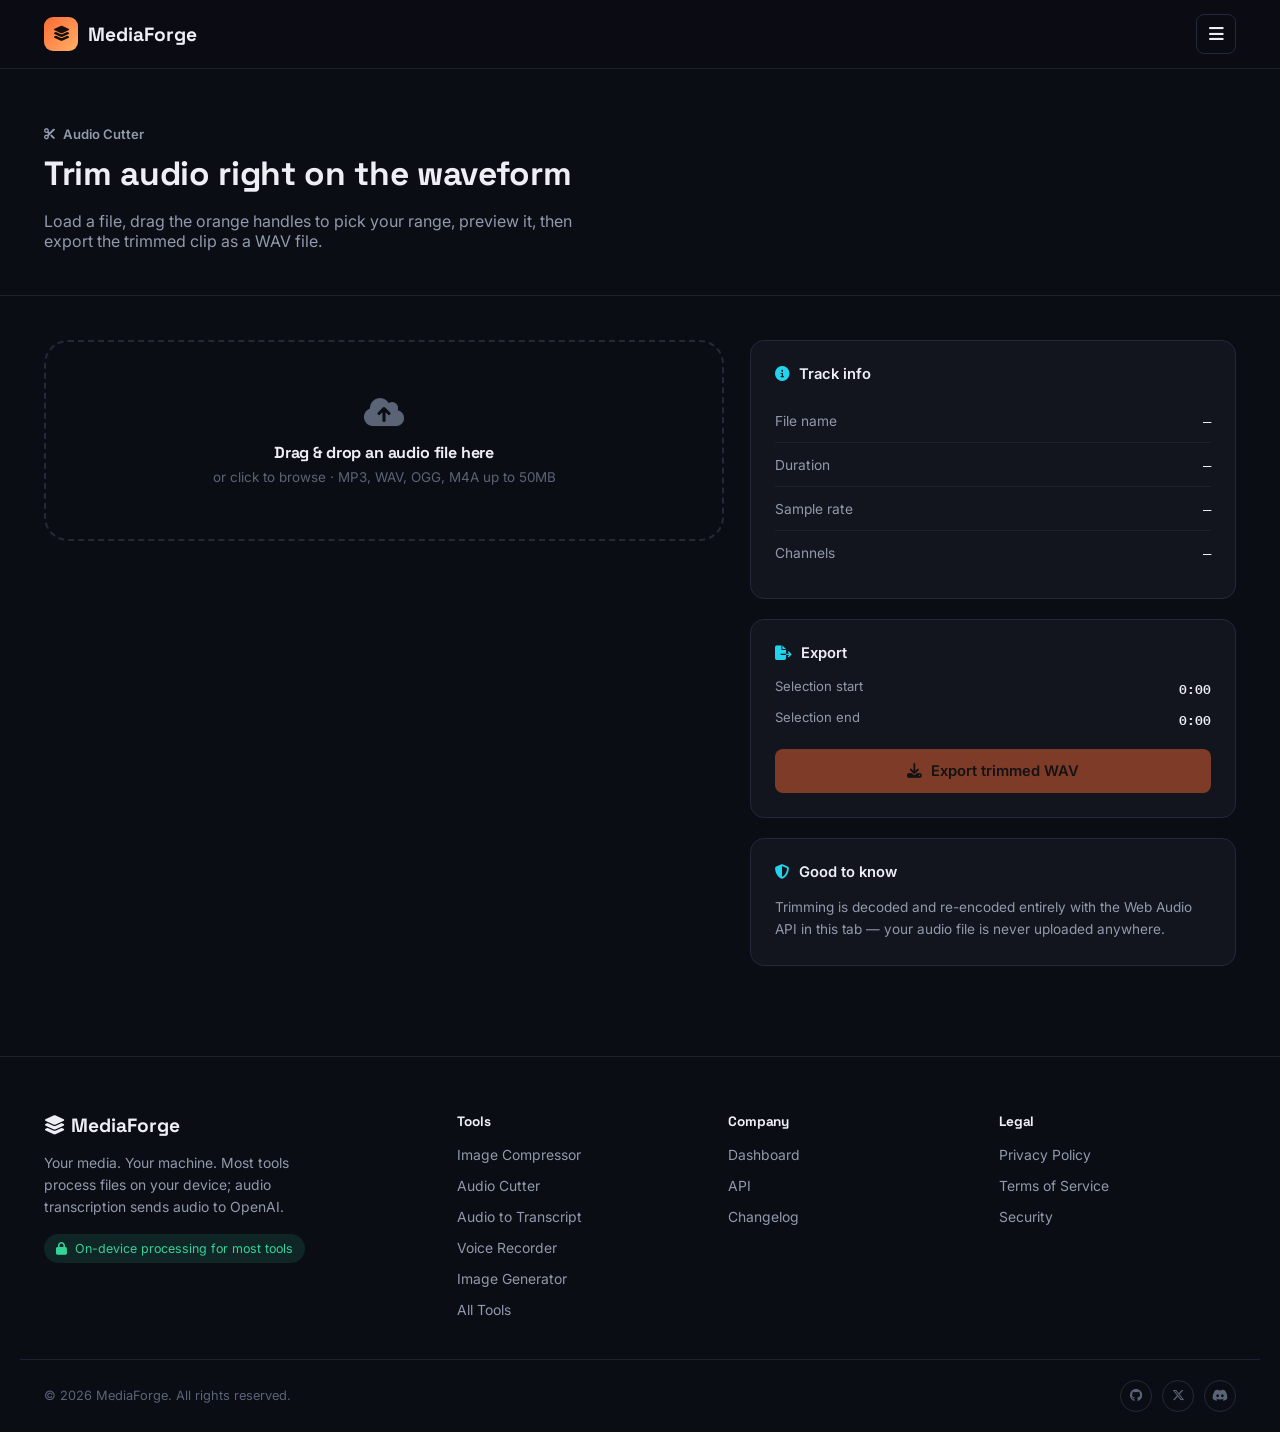
<file: audio-cutter.html>
<!DOCTYPE html>
<html lang="en">
<head>
<meta charset="UTF-8">
<meta name="viewport" content="width=device-width, initial-scale=1.0">
<title>Audio Cutter — MediaForge</title>
<meta name="description" content="Trim any audio file in your browser. Drag the waveform to select a range and export instantly — no uploads.">

<link rel="preconnect" href="https://fonts.googleapis.com">
<link rel="preconnect" href="https://fonts.gstatic.com" crossorigin>
<link href="https://fonts.googleapis.com/css2?family=Space+Grotesk:wght@500;600;700&family=Inter:wght@400;500;600;700&family=IBM+Plex+Mono:wght@500;600&display=swap" rel="stylesheet">
<link rel="stylesheet" href="https://cdnjs.cloudflare.com/ajax/libs/font-awesome/6.5.1/css/all.min.css">

<link rel="stylesheet" href="./style.css">
<link rel="stylesheet" href="./animations.css">
<link rel="stylesheet" href="./responsive.css">
</head>
<body>
<a class="skip-link" href="#mainContent">Skip to main content</a>

<header class="nav" id="siteNav">
  <div class="wrap nav-row">
    <a href="index.html" class="nav-brand">
      <span class="nav-mark"><i class="fa-solid fa-layer-group"></i></span>
      <span class="nav-word">MediaForge</span>
    </a>
    <nav class="nav-links d-desktop" aria-label="Primary">
      <a href="compressor.html">Image Compressor</a>
      <a href="audio-cutter.html">Audio Cutter</a>
      <a href="audio-transcript.html">Audio to Transcript</a>
      <a href="voice-recorder.html">Voice Recorder</a>
      <a href="image-generator.html">Image Generator</a>
      <a href="tools.html">Tools</a>
    </nav>
    <div class="nav-actions d-desktop">
      <a href="login.html" class="btn btn-ghost">Log in</a>
      <a href="register.html" class="btn btn-solid">Get Started</a>
    </div>
    <button class="nav-burger" id="navBurger" aria-label="Open menu" aria-expanded="false" aria-controls="mobileNav">
      <i class="fa-solid fa-bars"></i>
    </button>
  </div>
  <div class="mobile-nav" id="mobileNav" aria-hidden="true">
    <a href="compressor.html"><i class="fa-solid fa-file-zipper"></i> Image Compressor</a>
    <a href="audio-cutter.html"><i class="fa-solid fa-scissors"></i> Audio Cutter</a>
    <a href="audio-transcript.html"><i class="fa-solid fa-file-lines"></i> Audio to Transcript</a>
    <a href="voice-recorder.html"><i class="fa-solid fa-microphone"></i> Voice Recorder</a>
    <a href="image-generator.html"><i class="fa-solid fa-wand-magic-sparkles"></i> Image Generator</a>
    <a href="tools.html"><i class="fa-solid fa-toolbox"></i> Tools</a>
    <a href="dashboard.html"><i class="fa-solid fa-gauge"></i> Dashboard</a>
    <div class="mobile-nav-divider"></div>
    <a href="login.html">Log in</a>
    <a href="register.html" class="btn btn-solid mobile-cta">Get Started</a>
  </div>
</header>

<main id="mainContent">

  <section class="workspace-head">
    <div class="wrap">
      <p class="eyebrow"><i class="fa-solid fa-scissors"></i> Audio Cutter</p>
      <h1>Trim audio right on the waveform</h1>
      <p>Load a file, drag the orange handles to pick your range, preview it, then export the trimmed clip as a WAV file.</p>
    </div>
  </section>

  <section class="workspace">
    <div class="wrap workspace-grid">

      <!-- LEFT: dropzone + waveform -->
      <div>
        <div class="dropzone" id="dropzone" tabindex="0" role="button" aria-label="Upload an audio file to trim">
          <i class="fa-solid fa-cloud-arrow-up"></i>
          <h4>Drag &amp; drop an audio file here</h4>
          <p>or click to browse · MP3, WAV, OGG, M4A up to 50MB</p>
          <input type="file" id="fileInput" accept="audio/*">
        </div>

        <div id="waveformArea" class="d-none" style="margin-top:22px;">
          <div class="waveform-wrap" id="waveformWrap">
            <canvas id="waveCanvas"></canvas>
            <div class="trim-region" id="trimRegion"></div>
            <div class="trim-handle" id="handleStart" style="left:0;" tabindex="0" role="slider" aria-label="Trim start"></div>
            <div class="trim-handle" id="handleEnd" style="left:100%;" tabindex="0" role="slider" aria-label="Trim end"></div>
            <div class="playhead" id="playhead" style="left:0;"></div>
          </div>
          <div class="transport">
            <button class="transport-btn" id="playBtn" aria-label="Play selection"><i class="fa-solid fa-play"></i></button>
            <button class="transport-btn" id="playAllBtn" aria-label="Play full track"><i class="fa-solid fa-repeat"></i></button>
            <span class="time-label"><span id="selStart">0:00</span> – <span id="selEnd">0:00</span> · <span id="selDuration">0:00</span> selected</span>
          </div>
        </div>
      </div>

      <!-- RIGHT: info + export -->
      <div>
        <div class="card panel">
          <div class="panel-title"><i class="fa-solid fa-circle-info"></i> Track info</div>
          <div class="stat-row"><span class="stat-name">File name</span><span class="stat-num" id="statName">—</span></div>
          <div class="stat-row"><span class="stat-name">Duration</span><span class="stat-num" id="statDuration">—</span></div>
          <div class="stat-row"><span class="stat-name">Sample rate</span><span class="stat-num" id="statSampleRate">—</span></div>
          <div class="stat-row"><span class="stat-name">Channels</span><span class="stat-num" id="statChannels">—</span></div>
        </div>

        <div class="card panel">
          <div class="panel-title"><i class="fa-solid fa-file-export"></i> Export</div>
          <div class="field">
            <div class="field-label"><span>Selection start</span><b id="startTimeLabel">0:00</b></div>
            <div class="field-label"><span>Selection end</span><b id="endTimeLabel">0:00</b></div>
          </div>
          <button class="btn btn-solid btn-block" id="exportBtn" disabled>
            <i class="fa-solid fa-download"></i> Export trimmed WAV
          </button>
        </div>

        <div class="card panel">
          <div class="panel-title"><i class="fa-solid fa-shield-halved"></i> Good to know</div>
          <p style="color:var(--text-dim);font-size:0.85rem;line-height:1.6;margin:0;">Trimming is decoded and re-encoded entirely with the Web Audio API in this tab — your audio file is never uploaded anywhere.</p>
        </div>
      </div>

    </div>
  </section>

</main>

<footer class="site-footer">
  <div class="wrap footer-grid">
    <div class="footer-brand">
      <span class="nav-word"><i class="fa-solid fa-layer-group"></i> MediaForge</span>
      <p>Your media. Your machine. Most tools process files on your device; audio transcription sends audio to OpenAI.</p>
      <div class="footer-badge"><i class="fa-solid fa-lock"></i> On-device processing for most tools</div>
    </div>
    <div class="footer-col">
      <h6>Tools</h6>
      <ul>
        <li><a href="compressor.html">Image Compressor</a></li>
        <li><a href="audio-cutter.html">Audio Cutter</a></li>
        <li><a href="audio-transcript.html">Audio to Transcript</a></li>
        <li><a href="voice-recorder.html">Voice Recorder</a></li>
        <li><a href="image-generator.html">Image Generator</a></li>
        <li><a href="tools.html">All Tools</a></li>
      </ul>
    </div>
    <div class="footer-col">
      <h6>Company</h6>
      <ul>
        <li><a href="dashboard.html">Dashboard</a></li>
        <li><a href="#">API</a></li>
        <li><a href="#">Changelog</a></li>
      </ul>
    </div>
    <div class="footer-col">
      <h6>Legal</h6>
      <ul>
        <li><a href="#">Privacy Policy</a></li>
        <li><a href="#">Terms of Service</a></li>
        <li><a href="#">Security</a></li>
      </ul>
    </div>
  </div>
  <div class="footer-bottom wrap">
    <span>© 2026 MediaForge. All rights reserved.</span>
    <div class="footer-social">
      <a href="#" aria-label="GitHub"><i class="fa-brands fa-github"></i></a>
      <a href="#" aria-label="X"><i class="fa-brands fa-x-twitter"></i></a>
      <a href="#" aria-label="Discord"><i class="fa-brands fa-discord"></i></a>
    </div>
  </div>
</footer>

<script src="main.js"></script>
<script src="audio-cutter.js"></script>
</body>
</html>
</file>
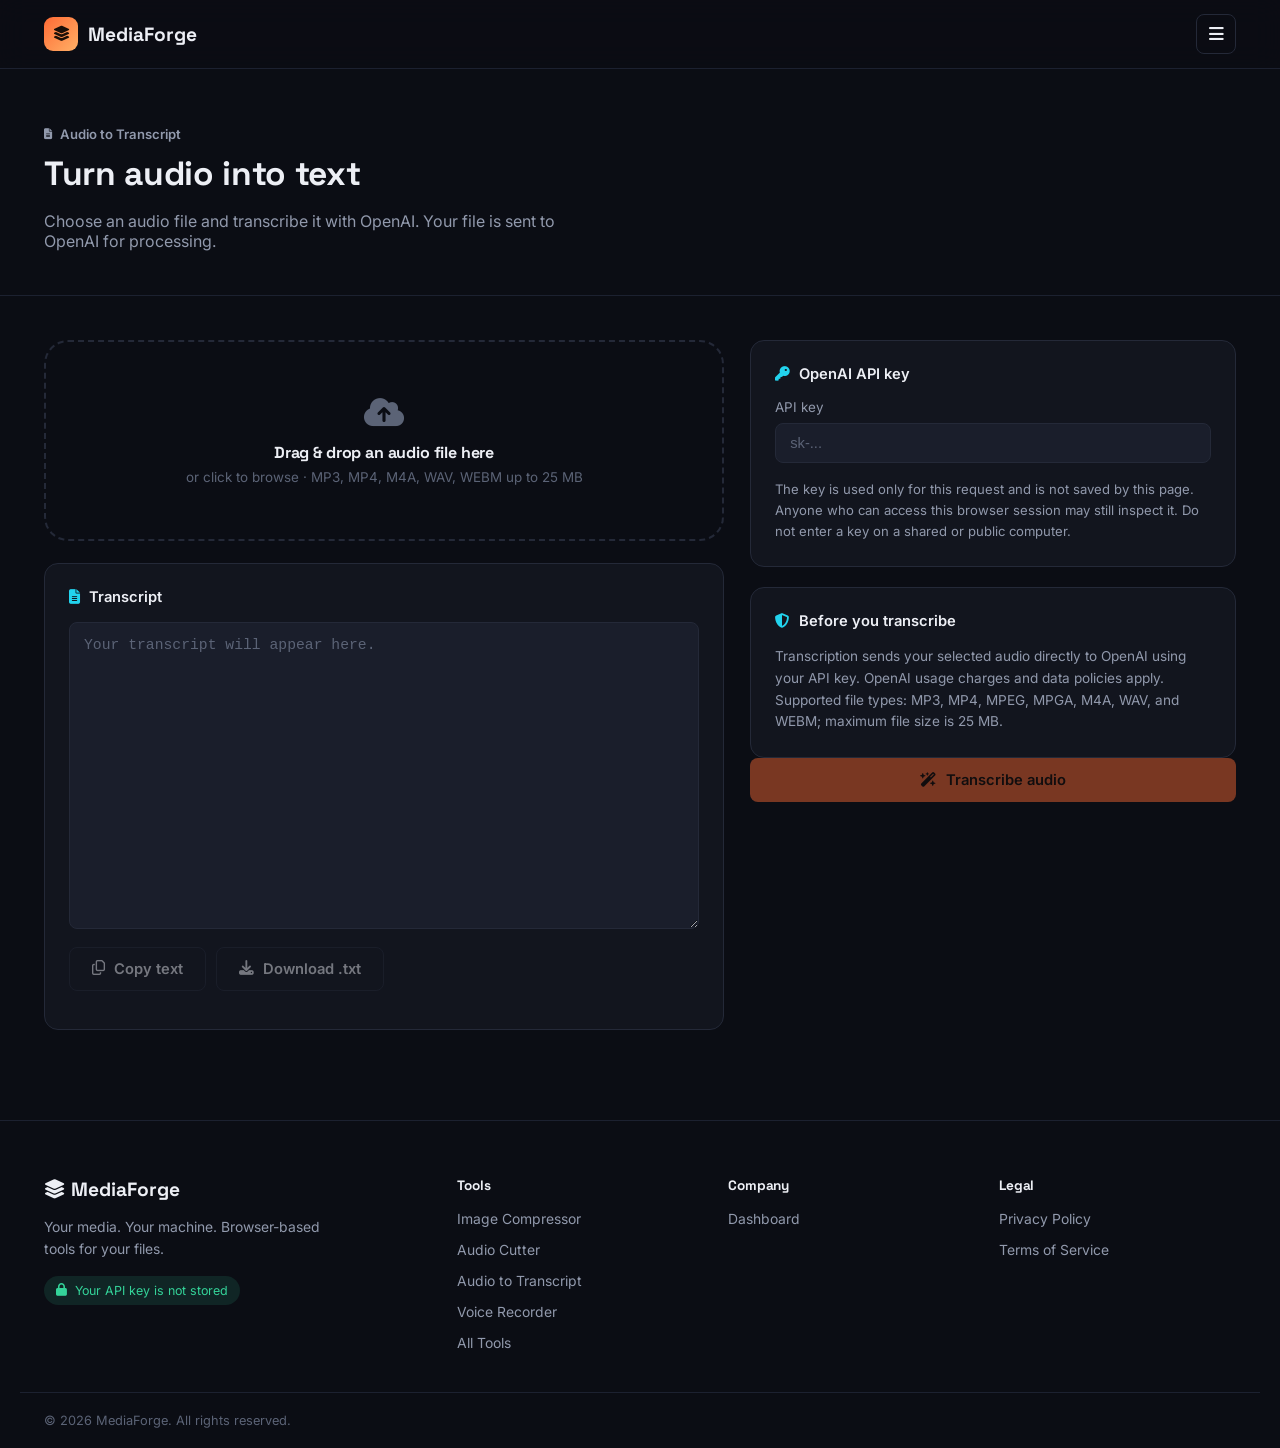
<file: audio-transcript.html>
<!DOCTYPE html>
<html lang="en">
<head>
<meta charset="UTF-8">
<meta name="viewport" content="width=device-width, initial-scale=1.0">
<title>Audio to Transcript — MediaForge</title>
<meta name="description" content="Transcribe an audio file with OpenAI and copy or download the text.">

<link rel="preconnect" href="https://fonts.googleapis.com">
<link rel="preconnect" href="https://fonts.gstatic.com" crossorigin>
<link href="https://fonts.googleapis.com/css2?family=Space+Grotesk:wght@500;600;700&family=Inter:wght@400;500;600;700&family=IBM+Plex+Mono:wght@500;600&display=swap" rel="stylesheet">
<link rel="stylesheet" href="https://cdnjs.cloudflare.com/ajax/libs/font-awesome/6.5.1/css/all.min.css">

<link rel="stylesheet" href="./style.css">
<link rel="stylesheet" href="./animations.css">
<link rel="stylesheet" href="./responsive.css">
</head>
<body>
<a class="skip-link" href="#mainContent">Skip to main content</a>

<header class="nav" id="siteNav">
  <div class="wrap nav-row">
    <a href="index.html" class="nav-brand">
      <span class="nav-mark"><i class="fa-solid fa-layer-group"></i></span>
      <span class="nav-word">MediaForge</span>
    </a>
    <nav class="nav-links d-desktop" aria-label="Primary">
      <a href="compressor.html">Image Compressor</a>
      <a href="audio-cutter.html">Audio Cutter</a>
      <a href="audio-transcript.html">Audio to Transcript</a>
      <a href="voice-recorder.html">Voice Recorder</a>
      <a href="tools.html">Tools</a>
    </nav>
    <div class="nav-actions d-desktop">
      <a href="login.html" class="btn btn-ghost">Log in</a>
      <a href="register.html" class="btn btn-solid">Get Started</a>
    </div>
    <button class="nav-burger" id="navBurger" aria-label="Open menu" aria-expanded="false" aria-controls="mobileNav">
      <i class="fa-solid fa-bars"></i>
    </button>
  </div>
  <div class="mobile-nav" id="mobileNav" aria-hidden="true">
    <a href="compressor.html"><i class="fa-solid fa-file-zipper"></i> Image Compressor</a>
    <a href="audio-cutter.html"><i class="fa-solid fa-scissors"></i> Audio Cutter</a>
    <a href="audio-transcript.html"><i class="fa-solid fa-file-lines"></i> Audio to Transcript</a>
    <a href="voice-recorder.html"><i class="fa-solid fa-microphone"></i> Voice Recorder</a>
    <a href="tools.html"><i class="fa-solid fa-toolbox"></i> Tools</a>
    <a href="dashboard.html"><i class="fa-solid fa-gauge"></i> Dashboard</a>
    <div class="mobile-nav-divider"></div>
    <a href="login.html">Log in</a>
    <a href="register.html" class="btn btn-solid mobile-cta">Get Started</a>
  </div>
</header>

<main id="mainContent">
  <section class="workspace-head">
    <div class="wrap">
      <p class="eyebrow"><i class="fa-solid fa-file-lines"></i> Audio to Transcript</p>
      <h1>Turn audio into text</h1>
      <p>Choose an audio file and transcribe it with OpenAI. Your file is sent to OpenAI for processing.</p>
    </div>
  </section>

  <section class="workspace">
    <div class="wrap workspace-grid">
      <div>
        <div class="dropzone" id="dropzone" tabindex="0" role="button" aria-label="Choose an audio file to transcribe">
          <i class="fa-solid fa-cloud-arrow-up"></i>
          <h4>Drag &amp; drop an audio file here</h4>
          <p id="filePrompt">or click to browse · MP3, MP4, M4A, WAV, WEBM up to 25 MB</p>
          <input type="file" id="fileInput" accept=".mp3,.mp4,.mpeg,.mpga,.m4a,.wav,.webm,audio/mpeg,audio/mp4,audio/wav,audio/webm">
        </div>

        <div class="card panel" style="margin-top:22px;">
          <div class="panel-title"><i class="fa-solid fa-file-lines"></i> Transcript</div>
          <label class="visually-hidden" for="transcriptOutput">Transcription result</label>
          <textarea class="form-control" id="transcriptOutput" rows="12" placeholder="Your transcript will appear here." readonly style="resize:vertical;line-height:1.6;"></textarea>
          <div style="display:flex;gap:10px;margin-top:14px;flex-wrap:wrap;">
            <button class="btn btn-outline" id="copyBtn" type="button" disabled><i class="fa-regular fa-copy"></i> Copy text</button>
            <button class="btn btn-outline" id="downloadBtn" type="button" disabled><i class="fa-solid fa-download"></i> Download .txt</button>
          </div>
          <p id="statusMessage" role="status" aria-live="polite" style="color:var(--text-dim);font-size:.85rem;margin:14px 0 0;"></p>
        </div>
      </div>

      <div>
        <div class="card panel">
          <div class="panel-title"><i class="fa-solid fa-key"></i> OpenAI API key</div>
          <div class="form-group">
            <label for="apiKey">API key</label>
            <input class="form-control" type="password" id="apiKey" autocomplete="off" spellcheck="false" placeholder="sk-..." required>
          </div>
          <p style="color:var(--text-dim);font-size:.82rem;line-height:1.6;margin:0;">The key is used only for this request and is not saved by this page. Anyone who can access this browser session may still inspect it. Do not enter a key on a shared or public computer.</p>
        </div>

        <div class="card panel">
          <div class="panel-title"><i class="fa-solid fa-shield-halved"></i> Before you transcribe</div>
          <p style="color:var(--text-dim);font-size:.85rem;line-height:1.6;margin:0;">Transcription sends your selected audio directly to OpenAI using your API key. OpenAI usage charges and data policies apply. Supported file types: MP3, MP4, MPEG, MPGA, M4A, WAV, and WEBM; maximum file size is 25 MB.</p>
        </div>

        <button class="btn btn-solid btn-block" id="transcribeBtn" type="button" disabled>
          <i class="fa-solid fa-wand-magic-sparkles"></i> Transcribe audio
        </button>
      </div>
    </div>
  </section>
</main>

<footer class="site-footer">
  <div class="wrap footer-grid">
    <div class="footer-brand">
      <span class="nav-word"><i class="fa-solid fa-layer-group"></i> MediaForge</span>
      <p>Your media. Your machine. Browser-based tools for your files.</p>
      <div class="footer-badge"><i class="fa-solid fa-lock"></i> Your API key is not stored</div>
    </div>
    <div class="footer-col">
      <h6>Tools</h6>
      <ul>
        <li><a href="compressor.html">Image Compressor</a></li>
        <li><a href="audio-cutter.html">Audio Cutter</a></li>
        <li><a href="audio-transcript.html">Audio to Transcript</a></li>
        <li><a href="voice-recorder.html">Voice Recorder</a></li>
        <li><a href="tools.html">All Tools</a></li>
      </ul>
    </div>
    <div class="footer-col">
      <h6>Company</h6>
      <ul>
        <li><a href="dashboard.html">Dashboard</a></li>
      </ul>
    </div>
    <div class="footer-col">
      <h6>Legal</h6>
      <ul>
        <li><a href="#">Privacy Policy</a></li>
        <li><a href="#">Terms of Service</a></li>
      </ul>
    </div>
  </div>
  <div class="footer-bottom wrap">
    <span>© 2026 MediaForge. All rights reserved.</span>
  </div>
</footer>

<script src="main.js"></script>
<script src="audio-transcript.js"></script>
</body>
</html>
</file>
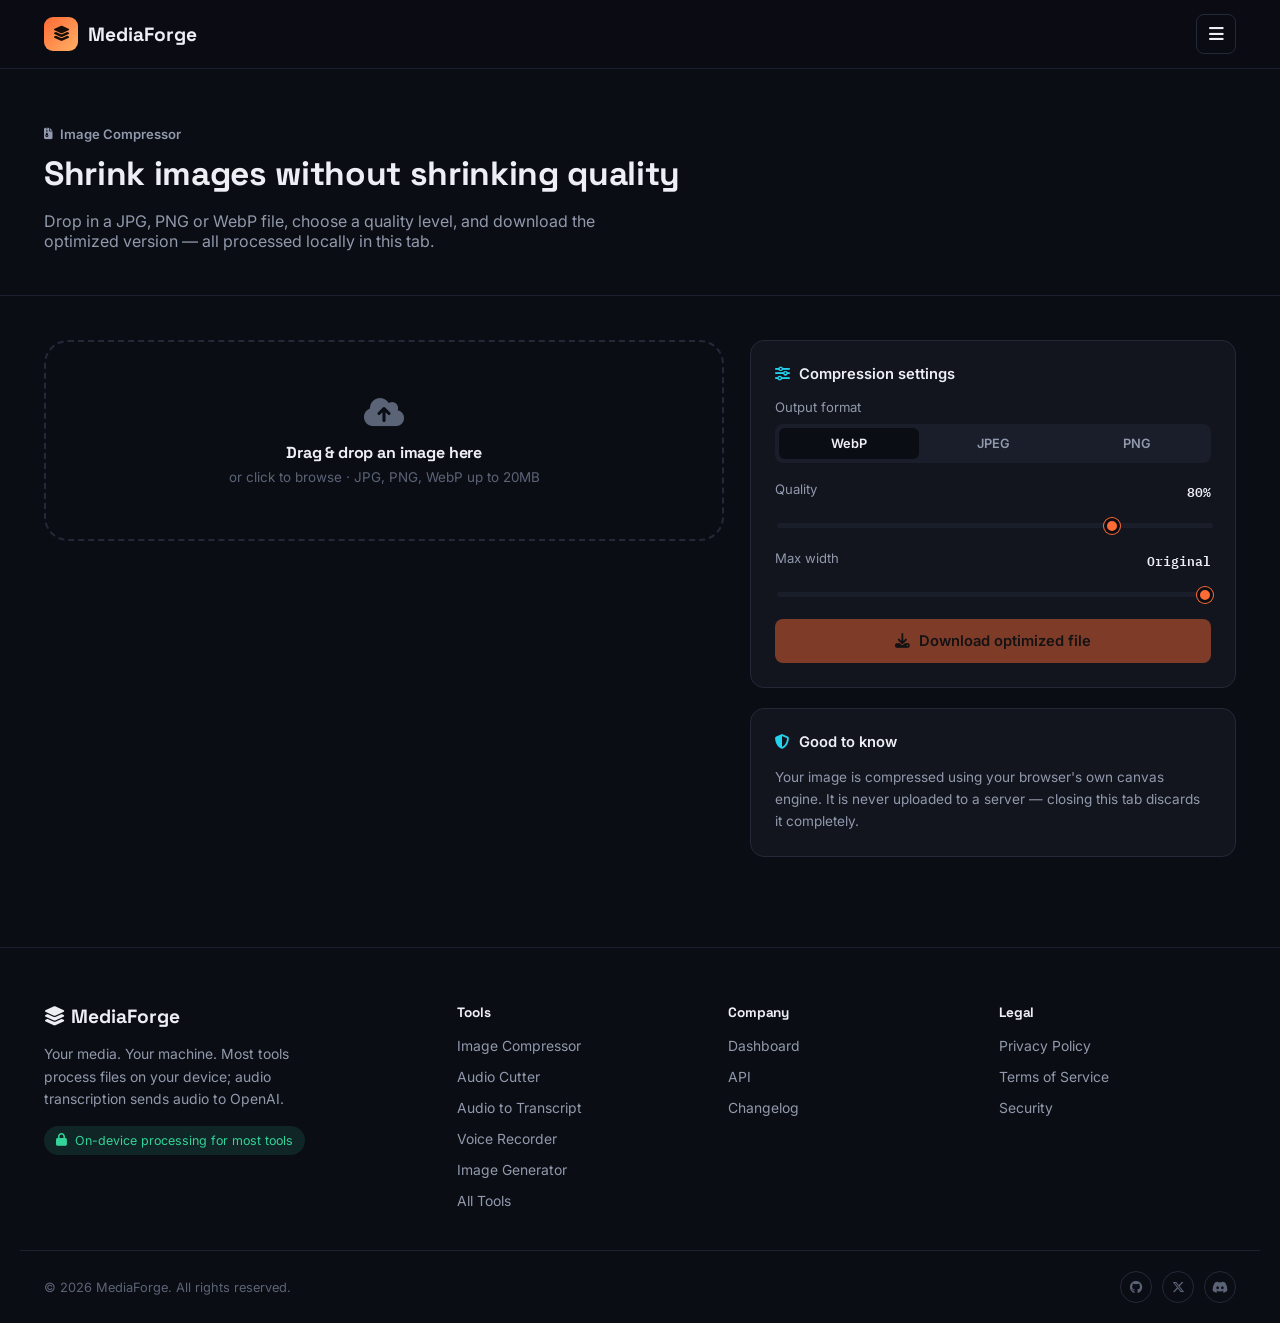
<file: compressor.html>
<!DOCTYPE html>
<html lang="en">
<head>
<meta charset="UTF-8">
<meta name="viewport" content="width=device-width, initial-scale=1.0">
<title>Image Compressor — MediaForge</title>
<meta name="description" content="Compress JPG, PNG and WebP images in your browser. Adjustable quality, live before/after preview, no uploads.">

<link rel="preconnect" href="https://fonts.googleapis.com">
<link rel="preconnect" href="https://fonts.gstatic.com" crossorigin>
<link href="https://fonts.googleapis.com/css2?family=Space+Grotesk:wght@500;600;700&family=Inter:wght@400;500;600;700&family=IBM+Plex+Mono:wght@500;600&display=swap" rel="stylesheet">
<link rel="stylesheet" href="https://cdnjs.cloudflare.com/ajax/libs/font-awesome/6.5.1/css/all.min.css">

<link rel="stylesheet" href="./style.css">
<link rel="stylesheet" href="./animations.css">
<link rel="stylesheet" href="./responsive.css">
</head>
<body>
<a class="skip-link" href="#mainContent">Skip to main content</a>

<header class="nav" id="siteNav">
  <div class="wrap nav-row">
    <a href="index.html" class="nav-brand">
      <span class="nav-mark"><i class="fa-solid fa-layer-group"></i></span>
      <span class="nav-word">MediaForge</span>
    </a>
    <nav class="nav-links d-desktop" aria-label="Primary">
      <a href="compressor.html">Image Compressor</a>
      <a href="audio-cutter.html">Audio Cutter</a>
      <a href="audio-transcript.html">Audio to Transcript</a>
      <a href="voice-recorder.html">Voice Recorder</a>
      <a href="image-generator.html">Image Generator</a>
      <a href="tools.html">Tools</a>
    </nav>
    <div class="nav-actions d-desktop">
      <a href="login.html" class="btn btn-ghost">Log in</a>
      <a href="register.html" class="btn btn-solid">Get Started</a>
    </div>
    <button class="nav-burger" id="navBurger" aria-label="Open menu" aria-expanded="false" aria-controls="mobileNav">
      <i class="fa-solid fa-bars"></i>
    </button>
  </div>
  <div class="mobile-nav" id="mobileNav" aria-hidden="true">
    <a href="compressor.html"><i class="fa-solid fa-file-zipper"></i> Image Compressor</a>
    <a href="audio-cutter.html"><i class="fa-solid fa-scissors"></i> Audio Cutter</a>
    <a href="audio-transcript.html"><i class="fa-solid fa-file-lines"></i> Audio to Transcript</a>
    <a href="voice-recorder.html"><i class="fa-solid fa-microphone"></i> Voice Recorder</a>
    <a href="image-generator.html"><i class="fa-solid fa-wand-magic-sparkles"></i> Image Generator</a>
    <a href="tools.html"><i class="fa-solid fa-toolbox"></i> Tools</a>
    <a href="dashboard.html"><i class="fa-solid fa-gauge"></i> Dashboard</a>
    <div class="mobile-nav-divider"></div>
    <a href="login.html">Log in</a>
    <a href="register.html" class="btn btn-solid mobile-cta">Get Started</a>
  </div>
</header>

<main id="mainContent">

  <section class="workspace-head">
    <div class="wrap">
      <p class="eyebrow"><i class="fa-solid fa-file-zipper"></i> Image Compressor</p>
      <h1>Shrink images without shrinking quality</h1>
      <p>Drop in a JPG, PNG or WebP file, choose a quality level, and download the optimized version — all processed locally in this tab.</p>
    </div>
  </section>

  <section class="workspace">
    <div class="wrap workspace-grid">

      <!-- LEFT: dropzone + result preview -->
      <div>
        <div class="dropzone" id="dropzone" tabindex="0" role="button" aria-label="Upload an image to compress">
          <i class="fa-solid fa-cloud-arrow-up"></i>
          <h4>Drag &amp; drop an image here</h4>
          <p>or click to browse · JPG, PNG, WebP up to 20MB</p>
          <input type="file" id="fileInput" accept="image/jpeg,image/png,image/webp">
        </div>

        <div id="previewArea" class="d-none" style="margin-top:22px;">
          <div class="result-preview" id="resultPreview">
            <span class="placeholder-icon"><i class="fa-solid fa-image"></i></span>
          </div>
          <div class="card panel">
            <div class="panel-title"><i class="fa-solid fa-chart-simple"></i> Compression result</div>
            <div class="stat-row"><span class="stat-name">File name</span><span class="stat-num" id="statName">—</span></div>
            <div class="stat-row"><span class="stat-name">Dimensions</span><span class="stat-num" id="statDims">—</span></div>
            <div class="stat-row"><span class="stat-name">Original size</span><span class="stat-num" id="statOriginal">—</span></div>
            <div class="stat-row"><span class="stat-name">Compressed size</span><span class="stat-num" id="statCompressed">—</span></div>
            <div class="stat-row"><span class="stat-name">Savings</span><span class="stat-num" id="statSavings" style="color:var(--success);">—</span></div>
          </div>
        </div>
      </div>

      <!-- RIGHT: controls -->
      <div>
        <div class="card panel">
          <div class="panel-title"><i class="fa-solid fa-sliders"></i> Compression settings</div>

          <div class="field">
            <div class="field-label"><span>Output format</span></div>
            <div class="segmented" id="formatSwitch">
              <button type="button" data-format="image/webp" class="active">WebP</button>
              <button type="button" data-format="image/jpeg">JPEG</button>
              <button type="button" data-format="image/png">PNG</button>
            </div>
          </div>

          <div class="field">
            <div class="field-label"><span>Quality</span><b id="qualityLabel">80%</b></div>
            <input type="range" id="qualitySlider" min="10" max="100" value="80">
          </div>

          <div class="field">
            <div class="field-label"><span>Max width</span><b id="widthLabel">Original</b></div>
            <input type="range" id="widthSlider" min="320" max="4000" value="4000">
          </div>

          <div class="field">
            <button class="btn btn-solid btn-block" id="downloadBtn" disabled>
              <i class="fa-solid fa-download"></i> Download optimized file
            </button>
          </div>
        </div>

        <div class="card panel">
          <div class="panel-title"><i class="fa-solid fa-shield-halved"></i> Good to know</div>
          <p style="color:var(--text-dim);font-size:0.85rem;line-height:1.6;margin:0;">Your image is compressed using your browser's own canvas engine. It is never uploaded to a server — closing this tab discards it completely.</p>
        </div>
      </div>

    </div>
  </section>

</main>

<footer class="site-footer">
  <div class="wrap footer-grid">
    <div class="footer-brand">
      <span class="nav-word"><i class="fa-solid fa-layer-group"></i> MediaForge</span>
      <p>Your media. Your machine. Most tools process files on your device; audio transcription sends audio to OpenAI.</p>
      <div class="footer-badge"><i class="fa-solid fa-lock"></i> On-device processing for most tools</div>
    </div>
    <div class="footer-col">
      <h6>Tools</h6>
      <ul>
        <li><a href="compressor.html">Image Compressor</a></li>
        <li><a href="audio-cutter.html">Audio Cutter</a></li>
        <li><a href="audio-transcript.html">Audio to Transcript</a></li>
        <li><a href="voice-recorder.html">Voice Recorder</a></li>
        <li><a href="image-generator.html">Image Generator</a></li>
        <li><a href="tools.html">All Tools</a></li>
      </ul>
    </div>
    <div class="footer-col">
      <h6>Company</h6>
      <ul>
        <li><a href="dashboard.html">Dashboard</a></li>
        <li><a href="#">API</a></li>
        <li><a href="#">Changelog</a></li>
      </ul>
    </div>
    <div class="footer-col">
      <h6>Legal</h6>
      <ul>
        <li><a href="#">Privacy Policy</a></li>
        <li><a href="#">Terms of Service</a></li>
        <li><a href="#">Security</a></li>
      </ul>
    </div>
  </div>
  <div class="footer-bottom wrap">
    <span>© 2026 MediaForge. All rights reserved.</span>
    <div class="footer-social">
      <a href="#" aria-label="GitHub"><i class="fa-brands fa-github"></i></a>
      <a href="#" aria-label="X"><i class="fa-brands fa-x-twitter"></i></a>
      <a href="#" aria-label="Discord"><i class="fa-brands fa-discord"></i></a>
    </div>
  </div>
</footer>

<script src="main.js"></script>
<script src="compressor.js"></script>
</body>
</html>
</file>
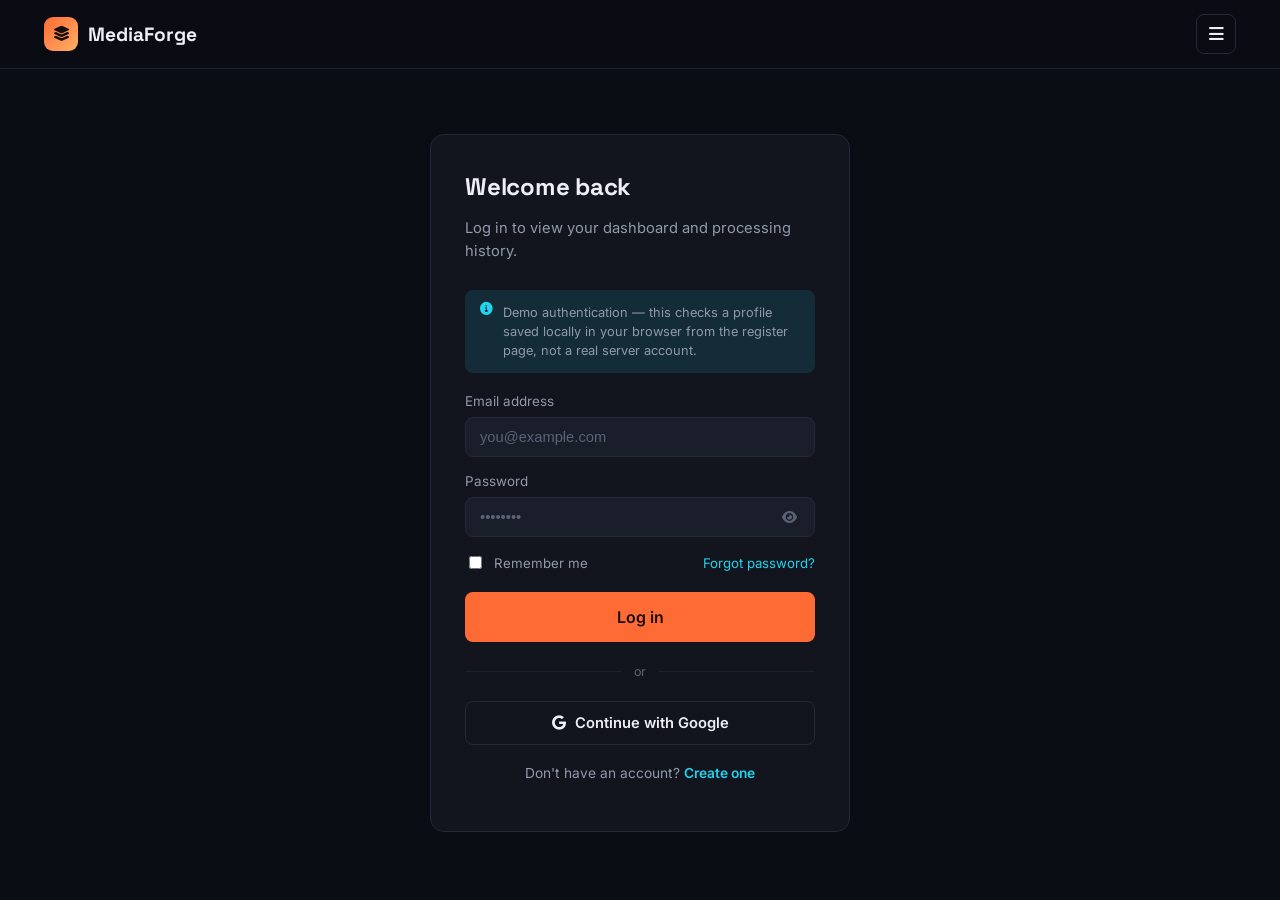
<file: dashboard.html>
<!DOCTYPE html>
<html lang="en">
<head>
<meta charset="UTF-8">
<meta name="viewport" content="width=device-width, initial-scale=1.0">
<title>Dashboard — MediaForge</title>
<meta name="description" content="Your MediaForge activity: files processed, time saved, and recent history.">

<link rel="preconnect" href="https://fonts.googleapis.com">
<link rel="preconnect" href="https://fonts.gstatic.com" crossorigin>
<link href="https://fonts.googleapis.com/css2?family=Space+Grotesk:wght@500;600;700&family=Inter:wght@400;500;600;700&family=IBM+Plex+Mono:wght@500;600&display=swap" rel="stylesheet">
<link rel="stylesheet" href="https://cdnjs.cloudflare.com/ajax/libs/font-awesome/6.5.1/css/all.min.css">

<link rel="stylesheet" href="./style.css">
<link rel="stylesheet" href="./animations.css">
<link rel="stylesheet" href="./responsive.css">
</head>
<body>
<a class="skip-link" href="#mainContent">Skip to main content</a>

<header class="nav" id="siteNav">
  <div class="wrap nav-row">
    <a href="index.html" class="nav-brand">
      <span class="nav-mark"><i class="fa-solid fa-layer-group"></i></span>
      <span class="nav-word">MediaForge</span>
    </a>
    <nav class="nav-links d-desktop" aria-label="Primary">
      <a href="compressor.html">Image Compressor</a>
      <a href="audio-cutter.html">Audio Cutter</a>
      <a href="audio-transcript.html">Audio to Transcript</a>
      <a href="voice-recorder.html">Voice Recorder</a>
      <a href="image-generator.html">Image Generator</a>
      <a href="tools.html">Tools</a>
    </nav>
    <div class="nav-actions d-desktop">
      <button class="btn btn-ghost" id="signOutBtn"><i class="fa-solid fa-arrow-right-from-bracket"></i> Sign out</button>
    </div>
    <button class="nav-burger" id="navBurger" aria-label="Open menu" aria-expanded="false" aria-controls="mobileNav">
      <i class="fa-solid fa-bars"></i>
    </button>
  </div>
  <div class="mobile-nav" id="mobileNav" aria-hidden="true">
    <a href="compressor.html"><i class="fa-solid fa-file-zipper"></i> Image Compressor</a>
    <a href="audio-cutter.html"><i class="fa-solid fa-scissors"></i> Audio Cutter</a>
    <a href="audio-transcript.html"><i class="fa-solid fa-file-lines"></i> Audio to Transcript</a>
    <a href="voice-recorder.html"><i class="fa-solid fa-microphone"></i> Voice Recorder</a>
    <a href="image-generator.html"><i class="fa-solid fa-wand-magic-sparkles"></i> Image Generator</a>
    <a href="tools.html"><i class="fa-solid fa-toolbox"></i> Tools</a>
    <div class="mobile-nav-divider"></div>
    <a href="#" id="mobileSignOut">Sign out</a>
  </div>
</header>

<main id="mainContent">
  <div class="dash-shell">
    <aside class="dash-sidebar">
      <div class="dash-user">
        <span class="dash-avatar" id="dashAvatar">—</span>
        <div>
          <div class="u-name" id="dashName">—</div>
          <div class="u-plan">Free plan</div>
        </div>
      </div>
      <nav class="dash-nav" aria-label="Dashboard">
        <a href="dashboard.html" class="active"><i class="fa-solid fa-gauge"></i> <span>Overview</span></a>
        <a href="compressor.html"><i class="fa-solid fa-file-zipper"></i> <span>Image Compressor</span></a>
        <a href="audio-cutter.html"><i class="fa-solid fa-scissors"></i> <span>Audio Cutter</span></a>
        <a href="audio-transcript.html"><i class="fa-solid fa-file-lines"></i> <span>Audio to Transcript</span></a>
        <a href="voice-recorder.html"><i class="fa-solid fa-microphone"></i> <span>Voice Recorder</span></a>
      </nav>
    </aside>

    <div class="dash-main">
      <div class="dash-head">
        <div>
          <h1>Welcome back<span id="welcomeName"></span></h1>
          <p style="color:var(--text-dim);font-size:0.9rem;margin:4px 0 0;">Here's what you've processed in this browser.</p>
        </div>
        <button class="btn btn-outline btn-sm" id="clearHistoryBtn"><i class="fa-solid fa-trash"></i> Clear history</button>
      </div>

      <div class="stat-cards">
        <div class="card stat-card">
          <div class="s-label">Files processed</div>
          <div class="s-value" id="statTotal">0</div>
        </div>
        <div class="card stat-card">
          <div class="s-label">Images compressed</div>
          <div class="s-value" id="statImages">0</div>
        </div>
        <div class="card stat-card">
          <div class="s-label">Audio tools used</div>
          <div class="s-value" id="statAudio">0</div>
        </div>
        <div class="card stat-card">
          <div class="s-label">Recordings made</div>
          <div class="s-value" id="statRecordings">0</div>
        </div>
      </div>

      <div class="card panel">
        <div class="panel-title"><i class="fa-solid fa-clock-rotate-left"></i> Recent activity</div>
        <div id="historyTableWrap">
          <table class="history-table" id="historyTable">
            <thead>
              <tr><th>File</th><th>Tool</th><th>Detail</th><th>When</th></tr>
            </thead>
            <tbody id="historyBody"></tbody>
          </table>
        </div>
      </div>
    </div>
  </div>
</main>

<script src="main.js"></script>
<script src="dashboard.js"></script>
</body>
</html>
</file>
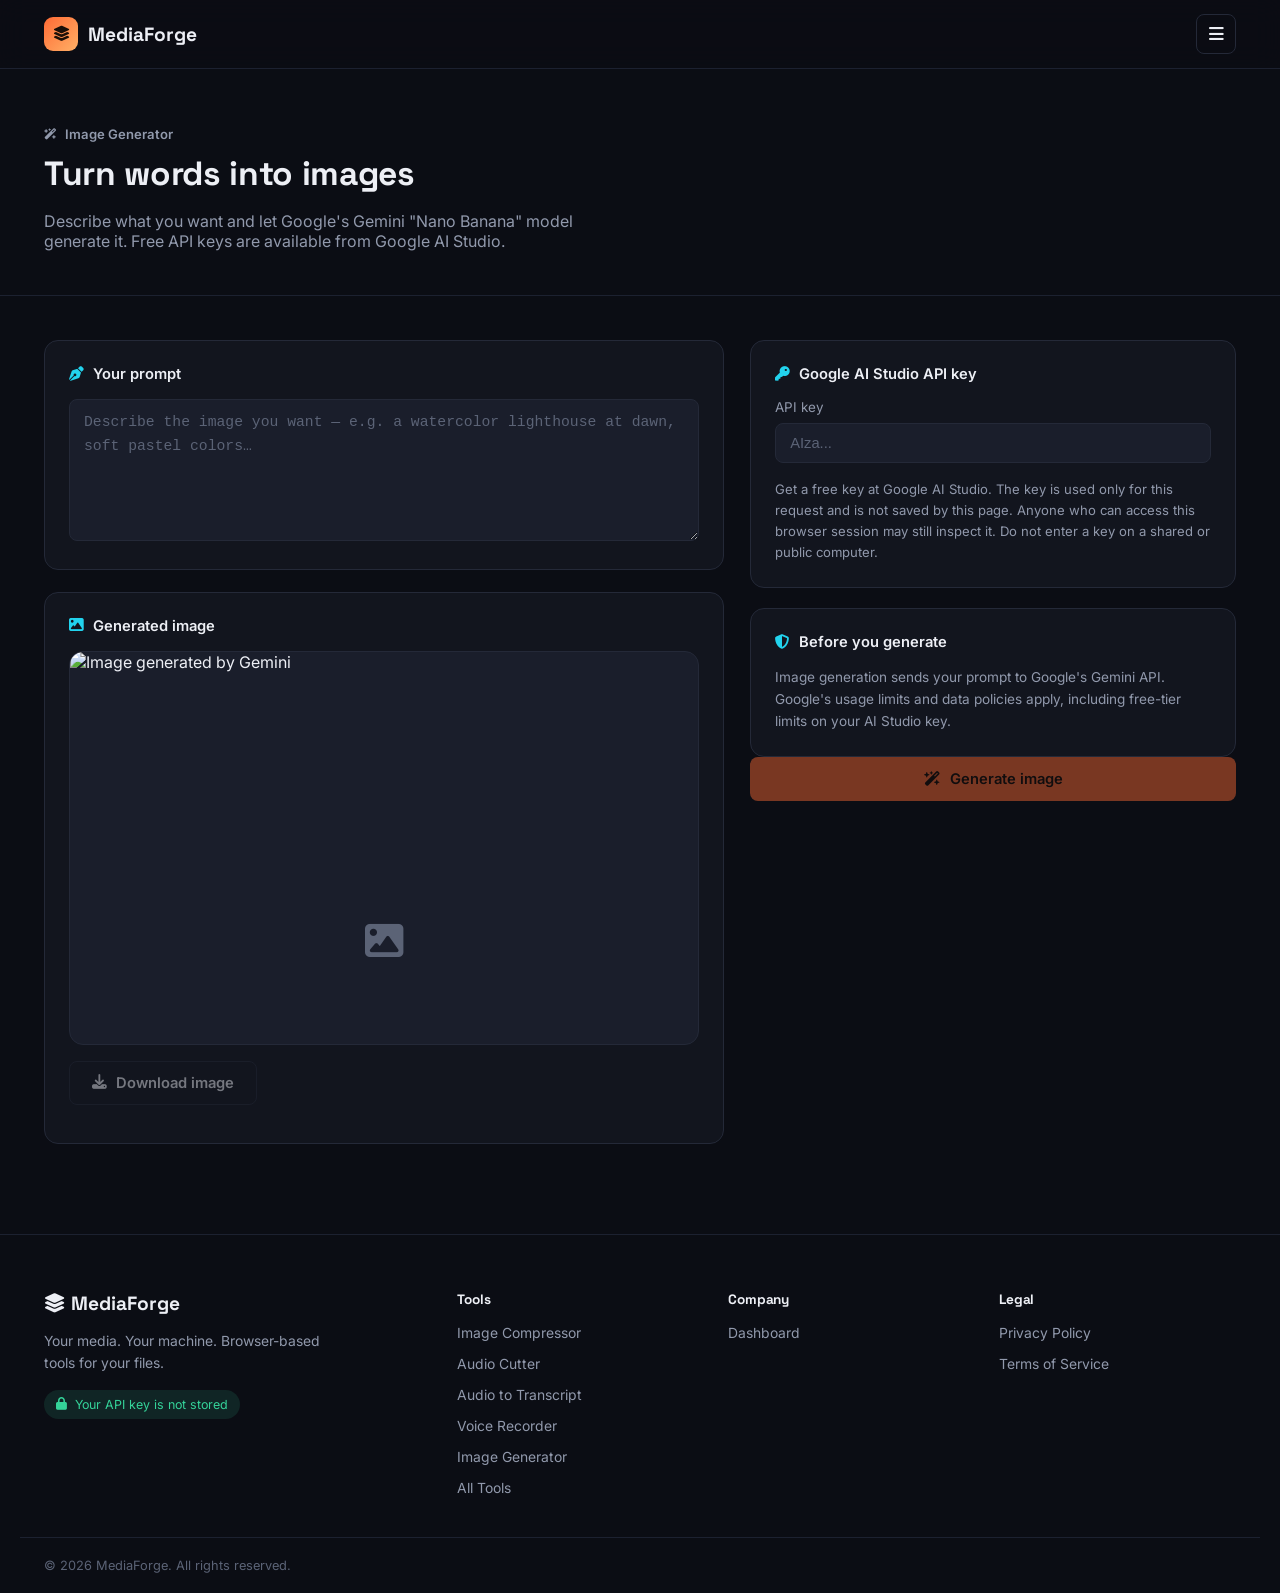
<file: image-generator.html>
<!DOCTYPE html>
<html lang="en">
<head>
<meta charset="UTF-8">
<meta name="viewport" content="width=device-width, initial-scale=1.0">
<title>Image Generator — MediaForge</title>
<meta name="description" content="Generate images from a text prompt with Google's Gemini (Nano Banana) model using your own free AI Studio API key.">

<link rel="preconnect" href="https://fonts.googleapis.com">
<link rel="preconnect" href="https://fonts.gstatic.com" crossorigin>
<link href="https://fonts.googleapis.com/css2?family=Space+Grotesk:wght@500;600;700&family=Inter:wght@400;500;600;700&family=IBM+Plex+Mono:wght@500;600&display=swap" rel="stylesheet">
<link rel="stylesheet" href="https://cdnjs.cloudflare.com/ajax/libs/font-awesome/6.5.1/css/all.min.css">

<link rel="stylesheet" href="./style.css">
<link rel="stylesheet" href="./animations.css">
<link rel="stylesheet" href="./responsive.css">
</head>
<body>
<a class="skip-link" href="#mainContent">Skip to main content</a>

<header class="nav" id="siteNav">
  <div class="wrap nav-row">
    <a href="index.html" class="nav-brand">
      <span class="nav-mark"><i class="fa-solid fa-layer-group"></i></span>
      <span class="nav-word">MediaForge</span>
    </a>
    <nav class="nav-links d-desktop" aria-label="Primary">
      <a href="compressor.html">Image Compressor</a>
      <a href="audio-cutter.html">Audio Cutter</a>
      <a href="audio-transcript.html">Audio to Transcript</a>
      <a href="voice-recorder.html">Voice Recorder</a>
      <a href="image-generator.html">Image Generator</a>
      <a href="tools.html">Tools</a>
    </nav>
    <div class="nav-actions d-desktop">
      <a href="login.html" class="btn btn-ghost">Log in</a>
      <a href="register.html" class="btn btn-solid">Get Started</a>
    </div>
    <button class="nav-burger" id="navBurger" aria-label="Open menu" aria-expanded="false" aria-controls="mobileNav">
      <i class="fa-solid fa-bars"></i>
    </button>
  </div>
  <div class="mobile-nav" id="mobileNav" aria-hidden="true">
    <a href="compressor.html"><i class="fa-solid fa-file-zipper"></i> Image Compressor</a>
    <a href="audio-cutter.html"><i class="fa-solid fa-scissors"></i> Audio Cutter</a>
    <a href="audio-transcript.html"><i class="fa-solid fa-file-lines"></i> Audio to Transcript</a>
    <a href="voice-recorder.html"><i class="fa-solid fa-microphone"></i> Voice Recorder</a>
    <a href="image-generator.html"><i class="fa-solid fa-wand-magic-sparkles"></i> Image Generator</a>
    <a href="tools.html"><i class="fa-solid fa-toolbox"></i> Tools</a>
    <a href="dashboard.html"><i class="fa-solid fa-gauge"></i> Dashboard</a>
    <div class="mobile-nav-divider"></div>
    <a href="login.html">Log in</a>
    <a href="register.html" class="btn btn-solid mobile-cta">Get Started</a>
  </div>
</header>

<main id="mainContent">
  <section class="workspace-head">
    <div class="wrap">
      <p class="eyebrow"><i class="fa-solid fa-wand-magic-sparkles"></i> Image Generator</p>
      <h1>Turn words into images</h1>
      <p>Describe what you want and let Google's Gemini "Nano Banana" model generate it. Free API keys are available from Google AI Studio.</p>
    </div>
  </section>

  <section class="workspace">
    <div class="wrap workspace-grid">
      <div>
        <div class="card panel">
          <div class="panel-title"><i class="fa-solid fa-pen-nib"></i> Your prompt</div>
          <label class="visually-hidden" for="promptInput">Describe the image to generate</label>
          <textarea class="form-control" id="promptInput" rows="5" placeholder="Describe the image you want — e.g. a watercolor lighthouse at dawn, soft pastel colors…" style="resize:vertical;line-height:1.6;"></textarea>
        </div>

        <div class="card panel" style="margin-top:22px;">
          <div class="panel-title"><i class="fa-solid fa-image"></i> Generated image</div>
          <div class="result-preview" id="resultPreview" style="min-height:260px;display:grid;place-items:center;">
            <img id="resultImage" alt="Image generated by Gemini" hidden>
            <i class="fa-solid fa-image placeholder-icon" id="placeholderIcon"></i>
          </div>
          <div style="display:flex;gap:10px;margin-top:14px;flex-wrap:wrap;">
            <button class="btn btn-outline" id="downloadBtn" type="button" disabled><i class="fa-solid fa-download"></i> Download image</button>
          </div>
          <p id="statusMessage" role="status" aria-live="polite" style="color:var(--text-dim);font-size:.85rem;margin:14px 0 0;"></p>
        </div>
      </div>

      <div>
        <div class="card panel">
          <div class="panel-title"><i class="fa-solid fa-key"></i> Google AI Studio API key</div>
          <div class="form-group">
            <label for="apiKey">API key</label>
            <input class="form-control" type="password" id="apiKey" autocomplete="off" spellcheck="false" placeholder="AIza..." required>
          </div>
          <p style="color:var(--text-dim);font-size:.82rem;line-height:1.6;margin:0;">Get a free key at <a href="https://aistudio.google.com/apikey" target="_blank" rel="noopener">Google AI Studio</a>. The key is used only for this request and is not saved by this page. Anyone who can access this browser session may still inspect it. Do not enter a key on a shared or public computer.</p>
        </div>

        <div class="card panel">
          <div class="panel-title"><i class="fa-solid fa-shield-halved"></i> Before you generate</div>
          <p style="color:var(--text-dim);font-size:.85rem;line-height:1.6;margin:0;">Image generation sends your prompt to Google's Gemini API. Google's usage limits and data policies apply, including free-tier limits on your AI Studio key.</p>
        </div>

        <button class="btn btn-solid btn-block" id="generateBtn" type="button" disabled>
          <i class="fa-solid fa-wand-magic-sparkles"></i> Generate image
        </button>
      </div>
    </div>
  </section>
</main>

<footer class="site-footer">
  <div class="wrap footer-grid">
    <div class="footer-brand">
      <span class="nav-word"><i class="fa-solid fa-layer-group"></i> MediaForge</span>
      <p>Your media. Your machine. Browser-based tools for your files.</p>
      <div class="footer-badge"><i class="fa-solid fa-lock"></i> Your API key is not stored</div>
    </div>
    <div class="footer-col">
      <h6>Tools</h6>
      <ul>
        <li><a href="compressor.html">Image Compressor</a></li>
        <li><a href="audio-cutter.html">Audio Cutter</a></li>
        <li><a href="audio-transcript.html">Audio to Transcript</a></li>
        <li><a href="voice-recorder.html">Voice Recorder</a></li>
        <li><a href="image-generator.html">Image Generator</a></li>
        <li><a href="tools.html">All Tools</a></li>
      </ul>
    </div>
    <div class="footer-col">
      <h6>Company</h6>
      <ul>
        <li><a href="dashboard.html">Dashboard</a></li>
      </ul>
    </div>
    <div class="footer-col">
      <h6>Legal</h6>
      <ul>
        <li><a href="#">Privacy Policy</a></li>
        <li><a href="#">Terms of Service</a></li>
      </ul>
    </div>
  </div>
  <div class="footer-bottom wrap">
    <span>© 2026 MediaForge. All rights reserved.</span>
  </div>
</footer>

<script src="main.js"></script>
<script src="image-generator.js"></script>
</body>
</html>
</file>
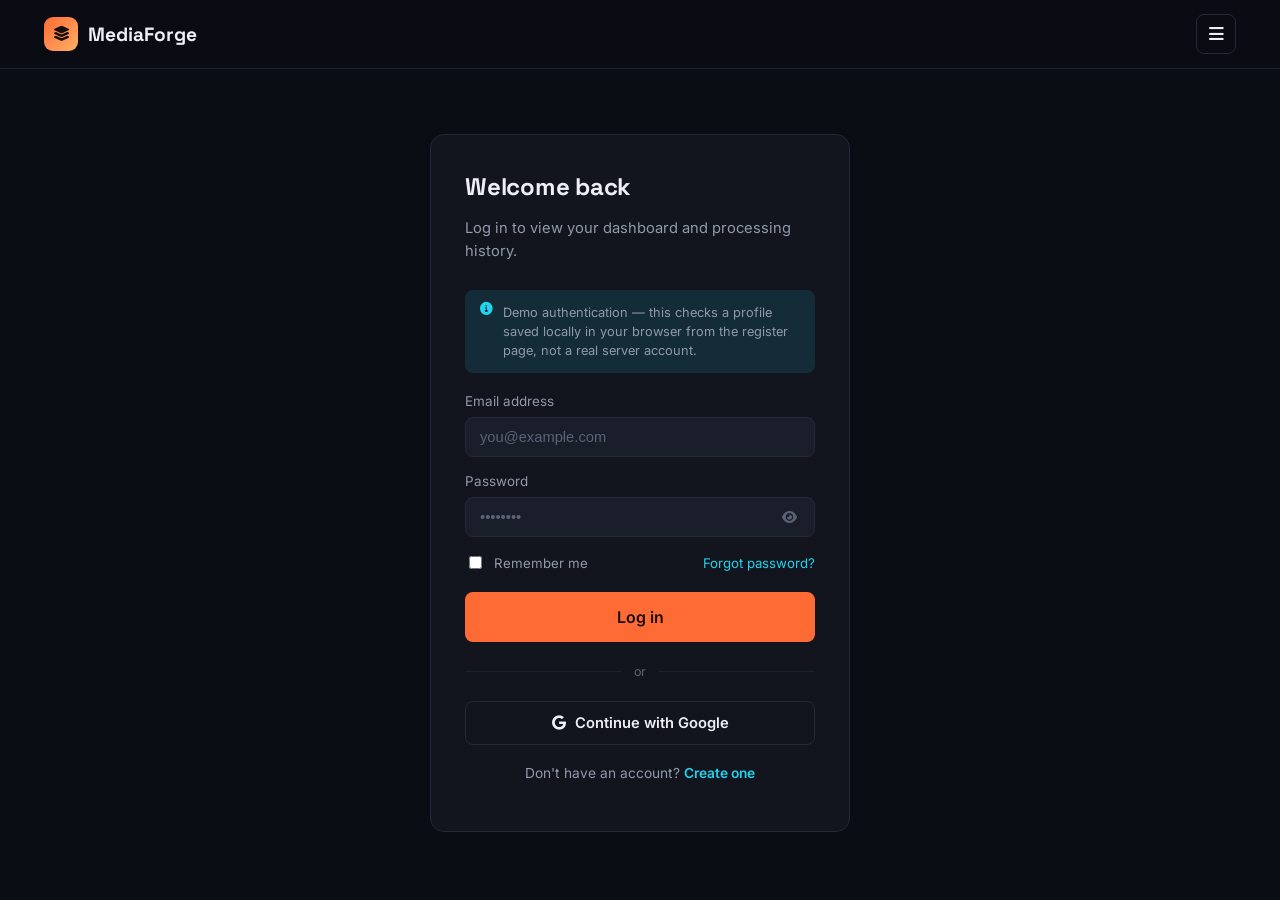
<file: login.html>
<!DOCTYPE html>
<html lang="en">
<head>
<meta charset="UTF-8">
<meta name="viewport" content="width=device-width, initial-scale=1.0">
<title>Log in — MediaForge</title>
<meta name="description" content="Log in to your MediaForge dashboard.">

<link rel="preconnect" href="https://fonts.googleapis.com">
<link rel="preconnect" href="https://fonts.gstatic.com" crossorigin>
<link href="https://fonts.googleapis.com/css2?family=Space+Grotesk:wght@500;600;700&family=Inter:wght@400;500;600;700&family=IBM+Plex+Mono:wght@500;600&display=swap" rel="stylesheet">
<link rel="stylesheet" href="https://cdnjs.cloudflare.com/ajax/libs/font-awesome/6.5.1/css/all.min.css">

<link rel="stylesheet" href="./style.css">
<link rel="stylesheet" href="./animations.css">
<link rel="stylesheet" href="./responsive.css">
</head>
<body>
<a class="skip-link" href="#mainContent">Skip to main content</a>

<header class="nav" id="siteNav">
  <div class="wrap nav-row">
    <a href="index.html" class="nav-brand">
      <span class="nav-mark"><i class="fa-solid fa-layer-group"></i></span>
      <span class="nav-word">MediaForge</span>
    </a>
    <nav class="nav-links d-desktop" aria-label="Primary">
      <a href="compressor.html">Image Compressor</a>
      <a href="audio-cutter.html">Audio Cutter</a>
      <a href="audio-transcript.html">Audio to Transcript</a>
      <a href="voice-recorder.html">Voice Recorder</a>
      <a href="image-generator.html">Image Generator</a>
      <a href="tools.html">Tools</a>
    </nav>
    <div class="nav-actions d-desktop">
      <a href="login.html" class="btn btn-ghost">Log in</a>
      <a href="register.html" class="btn btn-solid">Get Started</a>
    </div>
    <button class="nav-burger" id="navBurger" aria-label="Open menu" aria-expanded="false" aria-controls="mobileNav">
      <i class="fa-solid fa-bars"></i>
    </button>
  </div>
  <div class="mobile-nav" id="mobileNav" aria-hidden="true">
    <a href="compressor.html"><i class="fa-solid fa-file-zipper"></i> Image Compressor</a>
    <a href="audio-cutter.html"><i class="fa-solid fa-scissors"></i> Audio Cutter</a>
    <a href="audio-transcript.html"><i class="fa-solid fa-file-lines"></i> Audio to Transcript</a>
    <a href="voice-recorder.html"><i class="fa-solid fa-microphone"></i> Voice Recorder</a>
    <a href="image-generator.html"><i class="fa-solid fa-wand-magic-sparkles"></i> Image Generator</a>
    <a href="tools.html"><i class="fa-solid fa-toolbox"></i> Tools</a>
    <a href="dashboard.html"><i class="fa-solid fa-gauge"></i> Dashboard</a>
    <div class="mobile-nav-divider"></div>
    <a href="login.html">Log in</a>
    <a href="register.html" class="btn btn-solid mobile-cta">Get Started</a>
  </div>
</header>

<main id="mainContent">
  <div class="auth-shell">
    <div class="card auth-card">
      <h1>Welcome back</h1>
      <p class="section-lede">Log in to view your dashboard and processing history.</p>

      <div class="form-note"><i class="fa-solid fa-circle-info"></i> Demo authentication — this checks a profile saved locally in your browser from the register page, not a real server account.</div>

      <form id="loginForm" novalidate>
        <div class="form-group" id="emailGroup">
          <label for="loginEmail">Email address</label>
          <input type="email" id="loginEmail" class="form-control" placeholder="you@example.com" required>
          <span class="field-error">Enter the email you registered with.</span>
        </div>
        <div class="form-group" id="passwordGroup">
          <label for="loginPassword">Password</label>
          <div class="password-field">
            <input type="password" id="loginPassword" class="form-control" placeholder="••••••••" required>
            <button type="button" class="password-toggle" aria-label="Show password"><i class="fa-solid fa-eye"></i></button>
          </div>
          <span class="field-error">Enter your password.</span>
        </div>
        <div class="form-row-between">
          <label class="check-row"><input type="checkbox" id="rememberMe"> Remember me</label>
          <a href="#">Forgot password?</a>
        </div>
        <button type="submit" class="btn btn-solid btn-block btn-lg" id="loginSubmit">Log in</button>
      </form>

      <div class="auth-divider">or</div>
      <button class="btn btn-outline btn-block" type="button"><i class="fa-brands fa-google"></i> Continue with Google</button>

      <p class="auth-foot">Don't have an account? <a href="register.html">Create one</a></p>
    </div>
  </div>
</main>

<script src="main.js"></script>
<script>
  document.getElementById('loginForm').addEventListener('submit', (e) => {
    e.preventDefault();
    const emailInput = document.getElementById('loginEmail');
    const passwordInput = document.getElementById('loginPassword');
    const emailGroup = document.getElementById('emailGroup');
    const passwordGroup = document.getElementById('passwordGroup');
    let valid = true;

    emailGroup.classList.toggle('has-error', !emailInput.value.includes('@'));
    if (!emailInput.value.includes('@')) valid = false;
    passwordGroup.classList.toggle('has-error', passwordInput.value.length < 1);
    if (passwordInput.value.length < 1) valid = false;
    if (!valid) return;

    let profile = null;
    try { profile = JSON.parse(localStorage.getItem('mf_user')); } catch (err) { profile = null; }

    if (!profile || profile.email.toLowerCase() !== emailInput.value.toLowerCase()) {
      mfToast('No local profile matches that email — try registering first.', 'danger');
      return;
    }

    const btn = document.getElementById('loginSubmit');
    btn.disabled = true;
    btn.innerHTML = '<i class="fa-solid fa-circle-notch spinner"></i> Logging in…';
    setTimeout(() => { window.location.href = 'dashboard.html'; }, 500);
  });
</script>
</body>
</html>
</file>
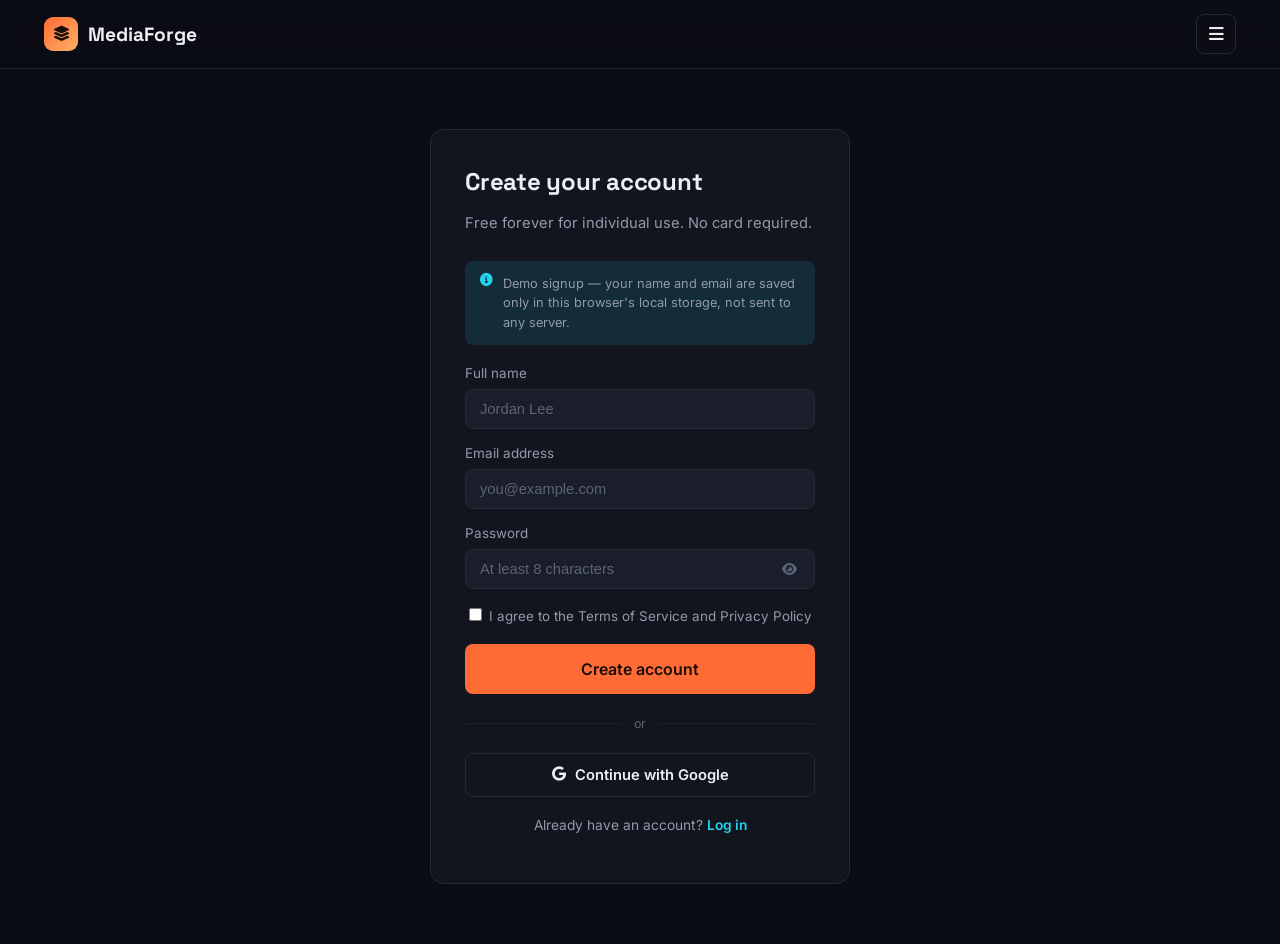
<file: register.html>
<!DOCTYPE html>
<html lang="en">
<head>
<meta charset="UTF-8">
<meta name="viewport" content="width=device-width, initial-scale=1.0">
<title>Get Started — MediaForge</title>
<meta name="description" content="Create your MediaForge account.">

<link rel="preconnect" href="https://fonts.googleapis.com">
<link rel="preconnect" href="https://fonts.gstatic.com" crossorigin>
<link href="https://fonts.googleapis.com/css2?family=Space+Grotesk:wght@500;600;700&family=Inter:wght@400;500;600;700&family=IBM+Plex+Mono:wght@500;600&display=swap" rel="stylesheet">
<link rel="stylesheet" href="https://cdnjs.cloudflare.com/ajax/libs/font-awesome/6.5.1/css/all.min.css">

<link rel="stylesheet" href="./style.css">
<link rel="stylesheet" href="./animations.css">
<link rel="stylesheet" href="./responsive.css">
</head>
<body>
<a class="skip-link" href="#mainContent">Skip to main content</a>

<header class="nav" id="siteNav">
  <div class="wrap nav-row">
    <a href="index.html" class="nav-brand">
      <span class="nav-mark"><i class="fa-solid fa-layer-group"></i></span>
      <span class="nav-word">MediaForge</span>
    </a>
    <nav class="nav-links d-desktop" aria-label="Primary">
      <a href="compressor.html">Image Compressor</a>
      <a href="audio-cutter.html">Audio Cutter</a>
      <a href="audio-transcript.html">Audio to Transcript</a>
      <a href="voice-recorder.html">Voice Recorder</a>
      <a href="image-generator.html">Image Generator</a>
      <a href="tools.html">Tools</a>
    </nav>
    <div class="nav-actions d-desktop">
      <a href="login.html" class="btn btn-ghost">Log in</a>
      <a href="register.html" class="btn btn-solid">Get Started</a>
    </div>
    <button class="nav-burger" id="navBurger" aria-label="Open menu" aria-expanded="false" aria-controls="mobileNav">
      <i class="fa-solid fa-bars"></i>
    </button>
  </div>
  <div class="mobile-nav" id="mobileNav" aria-hidden="true">
    <a href="compressor.html"><i class="fa-solid fa-file-zipper"></i> Image Compressor</a>
    <a href="audio-cutter.html"><i class="fa-solid fa-scissors"></i> Audio Cutter</a>
    <a href="audio-transcript.html"><i class="fa-solid fa-file-lines"></i> Audio to Transcript</a>
    <a href="voice-recorder.html"><i class="fa-solid fa-microphone"></i> Voice Recorder</a>
    <a href="image-generator.html"><i class="fa-solid fa-wand-magic-sparkles"></i> Image Generator</a>
    <a href="tools.html"><i class="fa-solid fa-toolbox"></i> Tools</a>
    <a href="dashboard.html"><i class="fa-solid fa-gauge"></i> Dashboard</a>
    <div class="mobile-nav-divider"></div>
    <a href="login.html">Log in</a>
    <a href="register.html" class="btn btn-solid mobile-cta">Get Started</a>
  </div>
</header>

<main id="mainContent">
  <div class="auth-shell">
    <div class="card auth-card">
      <h1>Create your account</h1>
      <p class="section-lede">Free forever for individual use. No card required.</p>

      <div class="form-note"><i class="fa-solid fa-circle-info"></i> Demo signup — your name and email are saved only in this browser's local storage, not sent to any server.</div>

      <form id="registerForm" novalidate>
        <div class="form-group" id="nameGroup">
          <label for="regName">Full name</label>
          <input type="text" id="regName" class="form-control" placeholder="Jordan Lee" required>
          <span class="field-error">Enter your name.</span>
        </div>
        <div class="form-group" id="regEmailGroup">
          <label for="regEmail">Email address</label>
          <input type="email" id="regEmail" class="form-control" placeholder="you@example.com" required>
          <span class="field-error">Enter a valid email address.</span>
        </div>
        <div class="form-group" id="regPasswordGroup">
          <label for="regPassword">Password</label>
          <div class="password-field">
            <input type="password" id="regPassword" class="form-control" placeholder="At least 8 characters" required minlength="8">
            <button type="button" class="password-toggle" aria-label="Show password"><i class="fa-solid fa-eye"></i></button>
          </div>
          <span class="field-error">Password must be at least 8 characters.</span>
        </div>
        <div class="form-group" id="termsGroup" style="margin-bottom:20px;">
          <label class="check-row"><input type="checkbox" id="agreeTerms"> I agree to the Terms of Service and Privacy Policy</label>
          <span class="field-error">You need to accept the terms to continue.</span>
        </div>
        <button type="submit" class="btn btn-solid btn-block btn-lg" id="registerSubmit">Create account</button>
      </form>

      <div class="auth-divider">or</div>
      <button class="btn btn-outline btn-block" type="button"><i class="fa-brands fa-google"></i> Continue with Google</button>

      <p class="auth-foot">Already have an account? <a href="login.html">Log in</a></p>
    </div>
  </div>
</main>

<script src="main.js"></script>
<script>
  document.getElementById('registerForm').addEventListener('submit', (e) => {
    e.preventDefault();
    const name = document.getElementById('regName');
    const email = document.getElementById('regEmail');
    const password = document.getElementById('regPassword');
    const terms = document.getElementById('agreeTerms');
    let valid = true;

    document.getElementById('nameGroup').classList.toggle('has-error', name.value.trim().length < 2);
    if (name.value.trim().length < 2) valid = false;

    document.getElementById('regEmailGroup').classList.toggle('has-error', !email.value.includes('@'));
    if (!email.value.includes('@')) valid = false;

    document.getElementById('regPasswordGroup').classList.toggle('has-error', password.value.length < 8);
    if (password.value.length < 8) valid = false;

    document.getElementById('termsGroup').classList.toggle('has-error', !terms.checked);
    if (!terms.checked) valid = false;

    if (!valid) return;

    try {
      localStorage.setItem('mf_user', JSON.stringify({ name: name.value.trim(), email: email.value.trim(), joined: new Date().toISOString() }));
    } catch (err) { /* storage unavailable */ }

    const btn = document.getElementById('registerSubmit');
    btn.disabled = true;
    btn.innerHTML = '<i class="fa-solid fa-circle-notch spinner"></i> Creating account…';
    setTimeout(() => { window.location.href = 'dashboard.html'; }, 500);
  });
</script>
</body>
</html>
</file>
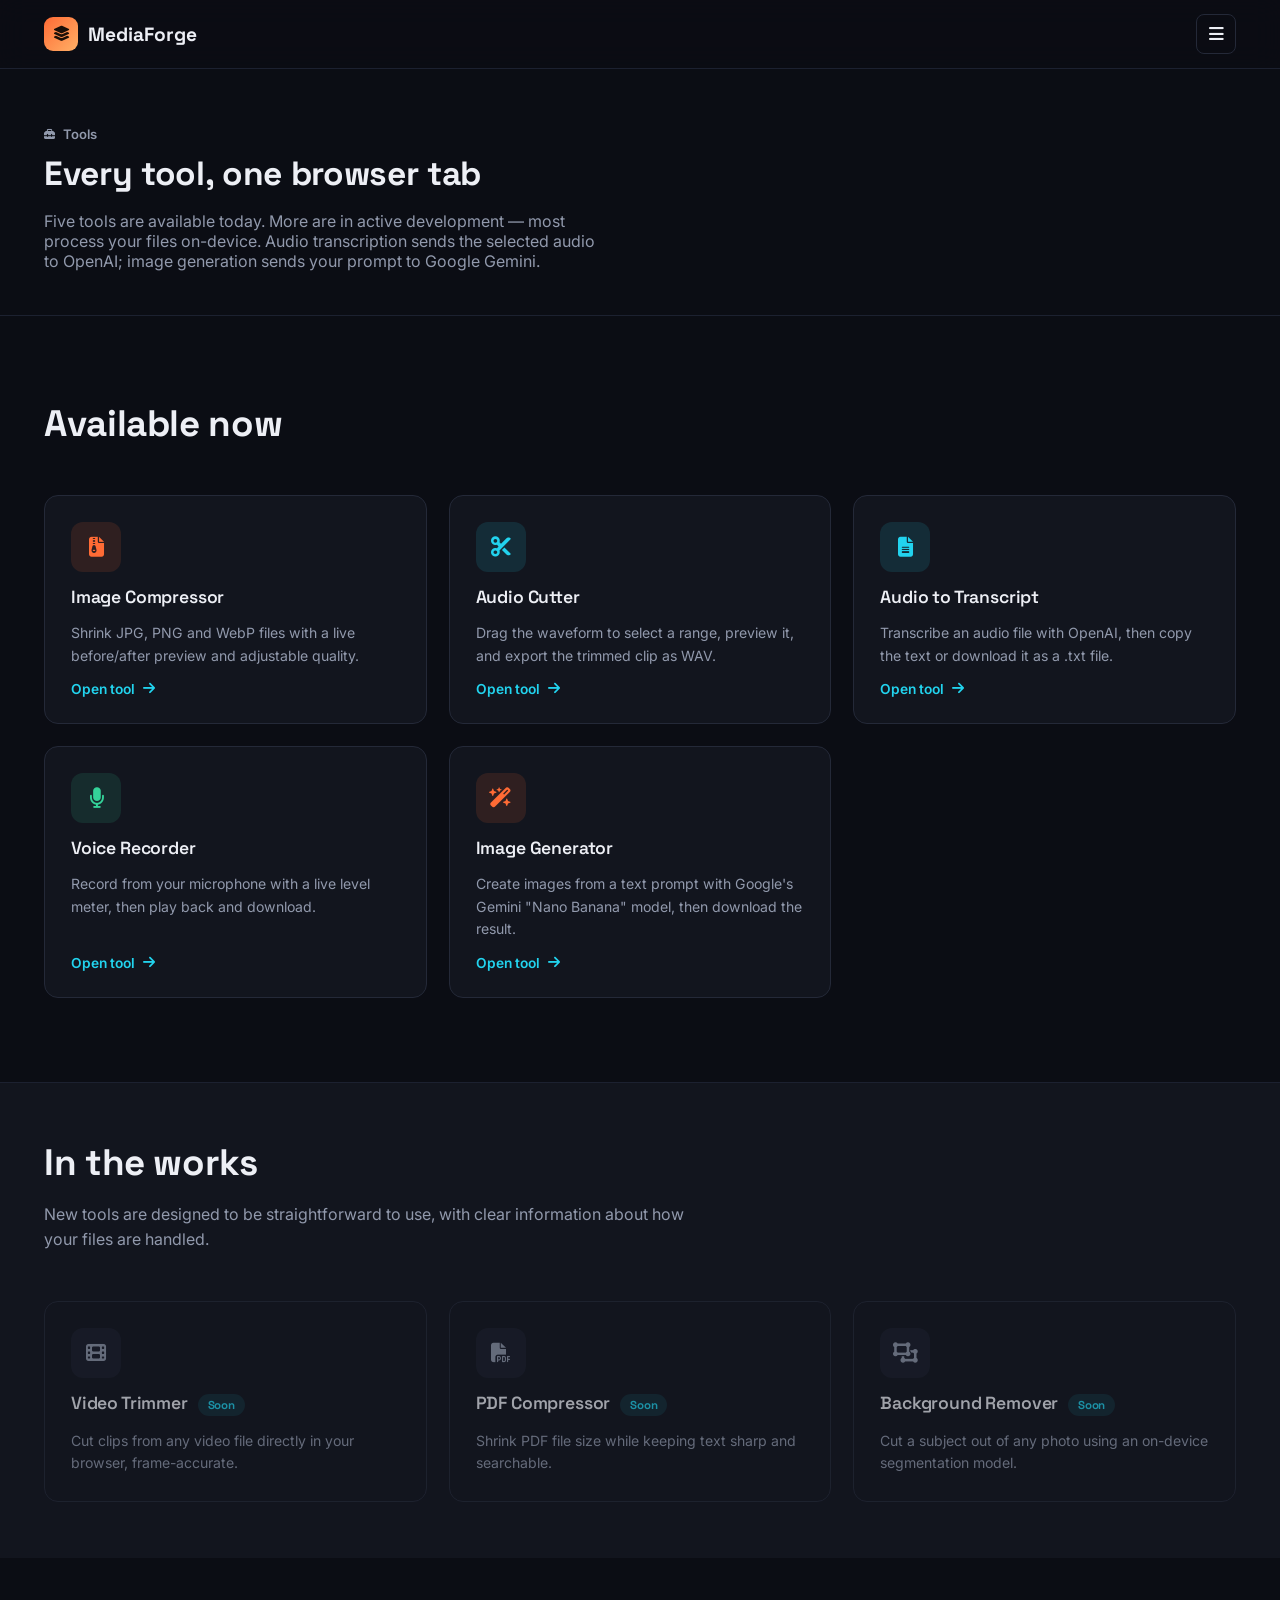
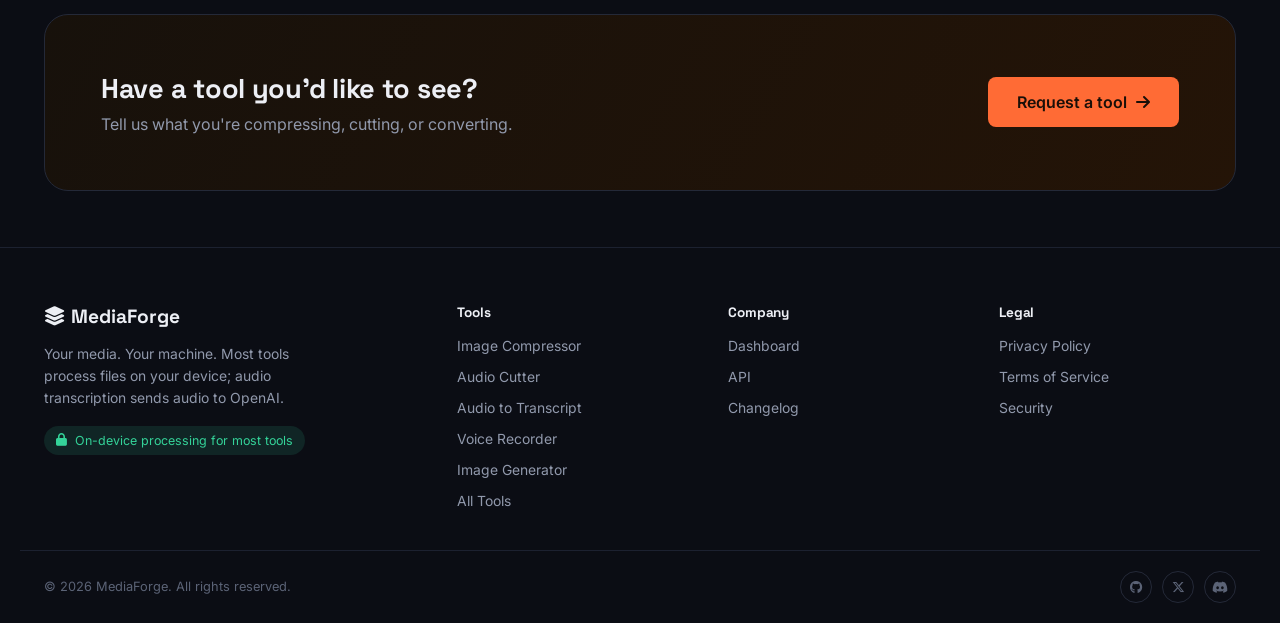
<file: tools.html>
<!DOCTYPE html>
<html lang="en">
<head>
<meta charset="UTF-8">
<meta name="viewport" content="width=device-width, initial-scale=1.0">
<title>All Tools — MediaForge</title>
<meta name="description" content="Browse MediaForge tools: image compression, audio cutting and transcription, and voice recording.">

<link rel="preconnect" href="https://fonts.googleapis.com">
<link rel="preconnect" href="https://fonts.gstatic.com" crossorigin>
<link href="https://fonts.googleapis.com/css2?family=Space+Grotesk:wght@500;600;700&family=Inter:wght@400;500;600;700&family=IBM+Plex+Mono:wght@500;600&display=swap" rel="stylesheet">
<link rel="stylesheet" href="https://cdnjs.cloudflare.com/ajax/libs/font-awesome/6.5.1/css/all.min.css">

<link rel="stylesheet" href="./style.css">
<link rel="stylesheet" href="./animations.css">
<link rel="stylesheet" href="./responsive.css">
</head>
<body>
<a class="skip-link" href="#mainContent">Skip to main content</a>

<header class="nav" id="siteNav">
  <div class="wrap nav-row">
    <a href="index.html" class="nav-brand">
      <span class="nav-mark"><i class="fa-solid fa-layer-group"></i></span>
      <span class="nav-word">MediaForge</span>
    </a>
    <nav class="nav-links d-desktop" aria-label="Primary">
      <a href="compressor.html">Image Compressor</a>
      <a href="audio-cutter.html">Audio Cutter</a>
      <a href="audio-transcript.html">Audio to Transcript</a>
      <a href="voice-recorder.html">Voice Recorder</a>
      <a href="image-generator.html">Image Generator</a>
      <a href="tools.html">Tools</a>
    </nav>
    <div class="nav-actions d-desktop">
      <a href="login.html" class="btn btn-ghost">Log in</a>
      <a href="register.html" class="btn btn-solid">Get Started</a>
    </div>
    <button class="nav-burger" id="navBurger" aria-label="Open menu" aria-expanded="false" aria-controls="mobileNav">
      <i class="fa-solid fa-bars"></i>
    </button>
  </div>
  <div class="mobile-nav" id="mobileNav" aria-hidden="true">
    <a href="compressor.html"><i class="fa-solid fa-file-zipper"></i> Image Compressor</a>
    <a href="audio-cutter.html"><i class="fa-solid fa-scissors"></i> Audio Cutter</a>
    <a href="audio-transcript.html"><i class="fa-solid fa-file-lines"></i> Audio to Transcript</a>
    <a href="voice-recorder.html"><i class="fa-solid fa-microphone"></i> Voice Recorder</a>
    <a href="image-generator.html"><i class="fa-solid fa-wand-magic-sparkles"></i> Image Generator</a>
    <a href="tools.html"><i class="fa-solid fa-toolbox"></i> Tools</a>
    <a href="dashboard.html"><i class="fa-solid fa-gauge"></i> Dashboard</a>
    <div class="mobile-nav-divider"></div>
    <a href="login.html">Log in</a>
    <a href="register.html" class="btn btn-solid mobile-cta">Get Started</a>
  </div>
</header>

<main id="mainContent">
  <section class="workspace-head">
    <div class="wrap">
      <p class="eyebrow"><i class="fa-solid fa-toolbox"></i> Tools</p>
      <h1>Every tool, one browser tab</h1>
      <p>Five tools are available today. More are in active development — most process your files on-device. Audio transcription sends the selected audio to OpenAI; image generation sends your prompt to Google Gemini.</p>
    </div>
  </section>

  <section class="section">
    <div class="wrap">
      <div class="section-head reveal">
        <h2 class="section-title">Available now</h2>
      </div>
      <div class="tool-grid stagger reveal">
        <a href="compressor.html" class="card card-hover tool-card">
          <span class="tool-card-icon" style="background:var(--accent-soft);color:var(--accent);"><i class="fa-solid fa-file-zipper"></i></span>
          <h3>Image Compressor</h3>
          <p>Shrink JPG, PNG and WebP files with a live before/after preview and adjustable quality.</p>
          <span class="tool-link">Open tool <i class="fa-solid fa-arrow-right"></i></span>
        </a>
        <a href="audio-cutter.html" class="card card-hover tool-card">
          <span class="tool-card-icon" style="background:var(--accent-2-soft);color:var(--accent-2);"><i class="fa-solid fa-scissors"></i></span>
          <h3>Audio Cutter</h3>
          <p>Drag the waveform to select a range, preview it, and export the trimmed clip as WAV.</p>
          <span class="tool-link">Open tool <i class="fa-solid fa-arrow-right"></i></span>
        </a>
        <a href="audio-transcript.html" class="card card-hover tool-card">
          <span class="tool-card-icon" style="background:var(--accent-2-soft);color:var(--accent-2);"><i class="fa-solid fa-file-lines"></i></span>
          <h3>Audio to Transcript</h3>
          <p>Transcribe an audio file with OpenAI, then copy the text or download it as a .txt file.</p>
          <span class="tool-link">Open tool <i class="fa-solid fa-arrow-right"></i></span>
        </a>
        <a href="voice-recorder.html" class="card card-hover tool-card">
          <span class="tool-card-icon" style="background:var(--success-soft);color:var(--success);"><i class="fa-solid fa-microphone"></i></span>
          <h3>Voice Recorder</h3>
          <p>Record from your microphone with a live level meter, then play back and download.</p>
          <span class="tool-link">Open tool <i class="fa-solid fa-arrow-right"></i></span>
        </a>
        <a href="image-generator.html" class="card card-hover tool-card">
          <span class="tool-card-icon" style="background:var(--accent-soft);color:var(--accent);"><i class="fa-solid fa-wand-magic-sparkles"></i></span>
          <h3>Image Generator</h3>
          <p>Create images from a text prompt with Google's Gemini "Nano Banana" model, then download the result.</p>
          <span class="tool-link">Open tool <i class="fa-solid fa-arrow-right"></i></span>
        </a>
      </div>
    </div>
  </section>

  <section class="section section-tight" style="background:var(--surface);border-top:1px solid var(--border-soft);">
    <div class="wrap">
      <div class="section-head reveal">
        <h2 class="section-title">In the works</h2>
        <p class="section-lede">New tools are designed to be straightforward to use, with clear information about how your files are handled.</p>
      </div>
      <div class="tool-grid stagger reveal">
        <div class="card tool-card" style="opacity:.65;">
          <span class="tool-card-icon" style="background:var(--surface-raised);color:var(--text-dim);"><i class="fa-solid fa-film"></i></span>
          <h3>Video Trimmer <span class="badge badge-cyan" style="margin-left:6px;">Soon</span></h3>
          <p>Cut clips from any video file directly in your browser, frame-accurate.</p>
        </div>
        <div class="card tool-card" style="opacity:.65;">
          <span class="tool-card-icon" style="background:var(--surface-raised);color:var(--text-dim);"><i class="fa-solid fa-file-pdf"></i></span>
          <h3>PDF Compressor <span class="badge badge-cyan" style="margin-left:6px;">Soon</span></h3>
          <p>Shrink PDF file size while keeping text sharp and searchable.</p>
        </div>
        <div class="card tool-card" style="opacity:.65;">
          <span class="tool-card-icon" style="background:var(--surface-raised);color:var(--text-dim);"><i class="fa-solid fa-object-ungroup"></i></span>
          <h3>Background Remover <span class="badge badge-cyan" style="margin-left:6px;">Soon</span></h3>
          <p>Cut a subject out of any photo using an on-device segmentation model.</p>
        </div>
      </div>
    </div>
  </section>

  <section class="section-tight">
    <div class="wrap">
      <div class="cta-band reveal">
        <div>
          <h2>Have a tool you'd like to see?</h2>
          <p>Tell us what you're compressing, cutting, or converting.</p>
        </div>
        <a href="register.html" class="btn btn-solid btn-lg">Request a tool <i class="fa-solid fa-arrow-right"></i></a>
      </div>
    </div>
  </section>
</main>

<footer class="site-footer">
  <div class="wrap footer-grid">
    <div class="footer-brand">
      <span class="nav-word"><i class="fa-solid fa-layer-group"></i> MediaForge</span>
      <p>Your media. Your machine. Most tools process files on your device; audio transcription sends audio to OpenAI.</p>
      <div class="footer-badge"><i class="fa-solid fa-lock"></i> On-device processing for most tools</div>
    </div>
    <div class="footer-col">
      <h6>Tools</h6>
      <ul>
        <li><a href="compressor.html">Image Compressor</a></li>
        <li><a href="audio-cutter.html">Audio Cutter</a></li>
        <li><a href="audio-transcript.html">Audio to Transcript</a></li>
        <li><a href="voice-recorder.html">Voice Recorder</a></li>
        <li><a href="image-generator.html">Image Generator</a></li>
        <li><a href="tools.html">All Tools</a></li>
      </ul>
    </div>
    <div class="footer-col">
      <h6>Company</h6>
      <ul>
        <li><a href="dashboard.html">Dashboard</a></li>
        <li><a href="#">API</a></li>
        <li><a href="#">Changelog</a></li>
      </ul>
    </div>
    <div class="footer-col">
      <h6>Legal</h6>
      <ul>
        <li><a href="#">Privacy Policy</a></li>
        <li><a href="#">Terms of Service</a></li>
        <li><a href="#">Security</a></li>
      </ul>
    </div>
  </div>
  <div class="footer-bottom wrap">
    <span>© 2026 MediaForge. All rights reserved.</span>
    <div class="footer-social">
      <a href="#" aria-label="GitHub"><i class="fa-brands fa-github"></i></a>
      <a href="#" aria-label="X"><i class="fa-brands fa-x-twitter"></i></a>
      <a href="#" aria-label="Discord"><i class="fa-brands fa-discord"></i></a>
    </div>
  </div>
</footer>

<script src="main.js"></script>
</body>
</html>
</file>
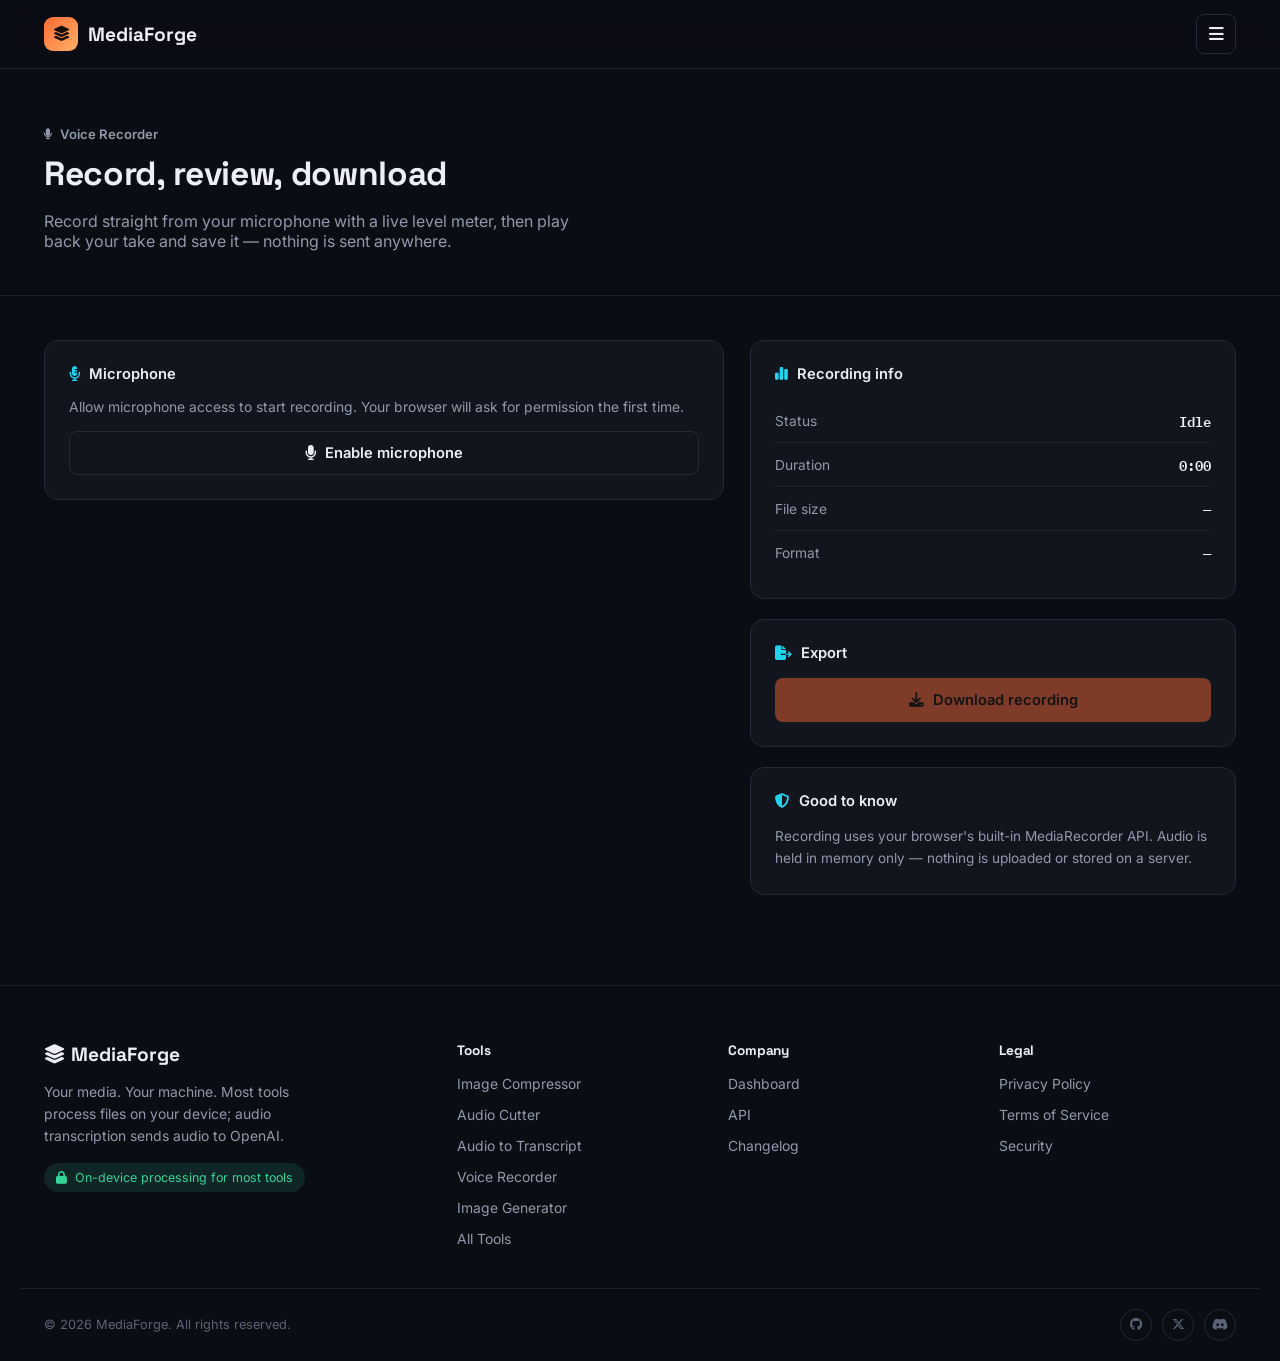
<file: voice-recorder.html>
<!DOCTYPE html>
<html lang="en">
<head>
<meta charset="UTF-8">
<meta name="viewport" content="width=device-width, initial-scale=1.0">
<title>Voice Recorder — MediaForge</title>
<meta name="description" content="Record from your microphone in the browser, watch a live level meter, then play back and download the take.">

<link rel="preconnect" href="https://fonts.googleapis.com">
<link rel="preconnect" href="https://fonts.gstatic.com" crossorigin>
<link href="https://fonts.googleapis.com/css2?family=Space+Grotesk:wght@500;600;700&family=Inter:wght@400;500;600;700&family=IBM+Plex+Mono:wght@500;600&display=swap" rel="stylesheet">
<link rel="stylesheet" href="https://cdnjs.cloudflare.com/ajax/libs/font-awesome/6.5.1/css/all.min.css">

<link rel="stylesheet" href="./style.css">
<link rel="stylesheet" href="./animations.css">
<link rel="stylesheet" href="./responsive.css">
</head>
<body>
<a class="skip-link" href="#mainContent">Skip to main content</a>

<header class="nav" id="siteNav">
  <div class="wrap nav-row">
    <a href="index.html" class="nav-brand">
      <span class="nav-mark"><i class="fa-solid fa-layer-group"></i></span>
      <span class="nav-word">MediaForge</span>
    </a>
    <nav class="nav-links d-desktop" aria-label="Primary">
      <a href="compressor.html">Image Compressor</a>
      <a href="audio-cutter.html">Audio Cutter</a>
      <a href="audio-transcript.html">Audio to Transcript</a>
      <a href="voice-recorder.html">Voice Recorder</a>
      <a href="image-generator.html">Image Generator</a>
      <a href="tools.html">Tools</a>
    </nav>
    <div class="nav-actions d-desktop">
      <a href="login.html" class="btn btn-ghost">Log in</a>
      <a href="register.html" class="btn btn-solid">Get Started</a>
    </div>
    <button class="nav-burger" id="navBurger" aria-label="Open menu" aria-expanded="false" aria-controls="mobileNav">
      <i class="fa-solid fa-bars"></i>
    </button>
  </div>
  <div class="mobile-nav" id="mobileNav" aria-hidden="true">
    <a href="compressor.html"><i class="fa-solid fa-file-zipper"></i> Image Compressor</a>
    <a href="audio-cutter.html"><i class="fa-solid fa-scissors"></i> Audio Cutter</a>
    <a href="audio-transcript.html"><i class="fa-solid fa-file-lines"></i> Audio to Transcript</a>
    <a href="voice-recorder.html"><i class="fa-solid fa-microphone"></i> Voice Recorder</a>
    <a href="image-generator.html"><i class="fa-solid fa-wand-magic-sparkles"></i> Image Generator</a>
    <a href="tools.html"><i class="fa-solid fa-toolbox"></i> Tools</a>
    <a href="dashboard.html"><i class="fa-solid fa-gauge"></i> Dashboard</a>
    <div class="mobile-nav-divider"></div>
    <a href="login.html">Log in</a>
    <a href="register.html" class="btn btn-solid mobile-cta">Get Started</a>
  </div>
</header>

<main id="mainContent">

  <section class="workspace-head">
    <div class="wrap">
      <p class="eyebrow"><i class="fa-solid fa-microphone"></i> Voice Recorder</p>
      <h1>Record, review, download</h1>
      <p>Record straight from your microphone with a live level meter, then play back your take and save it — nothing is sent anywhere.</p>
    </div>
  </section>

  <section class="workspace">
    <div class="wrap workspace-grid">

      <!-- LEFT: recorder -->
      <div>
        <div class="card panel" id="permissionCard">
          <div class="panel-title"><i class="fa-solid fa-microphone-lines"></i> Microphone</div>
          <p style="color:var(--text-dim);font-size:0.87rem;margin-bottom:16px;">Allow microphone access to start recording. Your browser will ask for permission the first time.</p>
          <button class="btn btn-outline btn-block" id="requestMicBtn"><i class="fa-solid fa-microphone"></i> Enable microphone</button>
        </div>

        <div class="card panel d-none" id="recorderCard">
          <div class="waveform-wrap" style="height:160px;">
            <canvas id="levelCanvas"></canvas>
          </div>
          <div class="transport">
            <button class="transport-btn rec" id="recordBtn" aria-label="Start recording"><i class="fa-solid fa-circle"></i></button>
            <button class="transport-btn" id="playRecordingBtn" aria-label="Play recording" disabled><i class="fa-solid fa-play"></i></button>
            <span class="time-label" id="recTimer">00:00</span>
          </div>
        </div>

        <div class="card panel d-none" id="playbackCard" style="margin-top:20px;">
          <div class="panel-title"><i class="fa-solid fa-waveform-lines"></i> Your recording</div>
          <audio id="audioPlayback" controls style="width:100%;"></audio>
        </div>
      </div>

      <!-- RIGHT: info + export -->
      <div>
        <div class="card panel">
          <div class="panel-title"><i class="fa-solid fa-chart-simple"></i> Recording info</div>
          <div class="stat-row"><span class="stat-name">Status</span><span class="stat-num" id="statStatus">Idle</span></div>
          <div class="stat-row"><span class="stat-name">Duration</span><span class="stat-num" id="statRecDuration">0:00</span></div>
          <div class="stat-row"><span class="stat-name">File size</span><span class="stat-num" id="statRecSize">—</span></div>
          <div class="stat-row"><span class="stat-name">Format</span><span class="stat-num" id="statRecFormat">—</span></div>
        </div>

        <div class="card panel">
          <div class="panel-title"><i class="fa-solid fa-file-export"></i> Export</div>
          <button class="btn btn-solid btn-block" id="downloadRecBtn" disabled>
            <i class="fa-solid fa-download"></i> Download recording
          </button>
        </div>

        <div class="card panel">
          <div class="panel-title"><i class="fa-solid fa-shield-halved"></i> Good to know</div>
          <p style="color:var(--text-dim);font-size:0.85rem;line-height:1.6;margin:0;">Recording uses your browser's built-in MediaRecorder API. Audio is held in memory only — nothing is uploaded or stored on a server.</p>
        </div>
      </div>

    </div>
  </section>

</main>

<footer class="site-footer">
  <div class="wrap footer-grid">
    <div class="footer-brand">
      <span class="nav-word"><i class="fa-solid fa-layer-group"></i> MediaForge</span>
      <p>Your media. Your machine. Most tools process files on your device; audio transcription sends audio to OpenAI.</p>
      <div class="footer-badge"><i class="fa-solid fa-lock"></i> On-device processing for most tools</div>
    </div>
    <div class="footer-col">
      <h6>Tools</h6>
      <ul>
        <li><a href="compressor.html">Image Compressor</a></li>
        <li><a href="audio-cutter.html">Audio Cutter</a></li>
        <li><a href="audio-transcript.html">Audio to Transcript</a></li>
        <li><a href="voice-recorder.html">Voice Recorder</a></li>
        <li><a href="image-generator.html">Image Generator</a></li>
        <li><a href="tools.html">All Tools</a></li>
      </ul>
    </div>
    <div class="footer-col">
      <h6>Company</h6>
      <ul>
        <li><a href="dashboard.html">Dashboard</a></li>
        <li><a href="#">API</a></li>
        <li><a href="#">Changelog</a></li>
      </ul>
    </div>
    <div class="footer-col">
      <h6>Legal</h6>
      <ul>
        <li><a href="#">Privacy Policy</a></li>
        <li><a href="#">Terms of Service</a></li>
        <li><a href="#">Security</a></li>
      </ul>
    </div>
  </div>
  <div class="footer-bottom wrap">
    <span>© 2026 MediaForge. All rights reserved.</span>
    <div class="footer-social">
      <a href="#" aria-label="GitHub"><i class="fa-brands fa-github"></i></a>
      <a href="#" aria-label="X"><i class="fa-brands fa-x-twitter"></i></a>
      <a href="#" aria-label="Discord"><i class="fa-brands fa-discord"></i></a>
    </div>
  </div>
</footer>

<script src="main.js"></script>
<script src="recorder.js"></script>
</body>
</html>
</file>
<file: style.css>
/* ==========================================================================
   MediaForge — Core Stylesheet
   Design tokens: near-black navy base, signal-orange primary accent,
   cyan secondary (audio-spectrum duotone), Space Grotesk display / Inter
   body / IBM Plex Mono for technical file data.
   ========================================================================== */

:root {
  --ink:            #0B0D14;
  --surface:        #12151E;
  --surface-raised: #1A1E2B;
  --surface-hover:  #202536;
  --border:         #242938;
  --border-soft:    #1C2130;

  --text:           #EDEFF5;
  --text-dim:       #9199AC;
  --text-faint:     #5B6376;

  --accent:         #FF6B35;
  --accent-soft:    rgba(255, 107, 53, 0.12);
  --accent-2:       #22D3EE;
  --accent-2-soft:  rgba(34, 211, 238, 0.12);

  --success:        #34D399;
  --success-soft:   rgba(52, 211, 153, 0.12);
  --danger:         #F87171;
  --danger-soft:    rgba(248, 113, 113, 0.12);

  --font-display: 'Space Grotesk', 'Segoe UI', sans-serif;
  --font-body:    'Inter', 'Segoe UI', sans-serif;
  --font-mono:    'IBM Plex Mono', 'Courier New', monospace;

  --radius-sm: 8px;
  --radius-md: 14px;
  --radius-lg: 24px;
  --radius-pill: 999px;

  --shadow-sm: 0 2px 8px rgba(0,0,0,.25);
  --shadow-md: 0 12px 32px rgba(0,0,0,.35);
  --shadow-lg: 0 28px 64px rgba(0,0,0,.45);

  --shadow-glow: 0 0 0 1px rgba(255,107,53,.35), 0 8px 28px rgba(255,107,53,.18);
}

@media (prefers-reduced-motion: reduce) {
  *, *::before, *::after { animation-duration: .001ms !important; animation-iteration-count: 1 !important; transition-duration: .001ms !important; scroll-behavior: auto !important; }
}

* { box-sizing: border-box; }
html { scroll-behavior: smooth; scroll-padding-top: 90px; }

.d-none { display: none !important; }

body {
  margin: 0;
  font-family: var(--font-body);
  background: var(--ink);
  color: var(--text);
  -webkit-font-smoothing: antialiased;
  overflow-x: hidden;
}

h1, h2, h3, h4, h5, h6 { font-family: var(--font-display); color: var(--text); margin: 0; letter-spacing: -0.01em; }
a { color: inherit; text-decoration: none; }
img { max-width: 100%; display: block; }
button { font-family: inherit; }
code, .mono { font-family: var(--font-mono); }

.wrap { max-width: 1240px; margin: 0 auto; padding: 0 24px; }

.skip-link {
  position: absolute; left: -999px; top: 0; z-index: 2000;
  background: var(--accent); color: #17110B; padding: 10px 18px; font-weight: 700; border-radius: 0 0 8px 0;
}
.skip-link:focus { left: 0; }

:focus-visible { outline: 2px solid var(--accent-2); outline-offset: 3px; border-radius: 4px; }
.visually-hidden { position: absolute !important; width: 1px; height: 1px; padding: 0; margin: -1px; overflow: hidden; clip: rect(0,0,0,0); white-space: nowrap; border: 0; }

section { position: relative; }

.eyebrow { display: inline-flex; align-items: center; gap: 8px; font-size: 0.82rem; color: var(--accent-2); font-weight: 600; margin-bottom: 14px; }
.eyebrow i { font-size: 0.7rem; }

/* ==========================================================================
   BUTTONS
   ========================================================================== */
.btn {
  display: inline-flex; align-items: center; justify-content: center; gap: 9px;
  font-weight: 600; font-size: 0.92rem; padding: 12px 22px; border-radius: var(--radius-sm);
  border: 1px solid transparent; cursor: pointer; transition: transform .18s ease, box-shadow .2s ease, background .2s ease, border-color .2s ease, color .2s ease;
  white-space: nowrap;
}
.btn:active { transform: scale(.97); }
.btn-solid { background: var(--accent); color: #1A0F08; }
.btn-solid:hover { box-shadow: var(--shadow-glow); transform: translateY(-1px); }
.btn-outline { background: transparent; border-color: var(--border); color: var(--text); }
.btn-outline:hover { border-color: var(--accent-2); color: var(--accent-2); }
.btn-ghost { background: transparent; color: var(--text-dim); }
.btn-ghost:hover { color: var(--text); }
.btn-lg { padding: 14px 28px; font-size: 1rem; }
.btn-block { width: 100%; }
.btn-sm { padding: 8px 14px; font-size: 0.82rem; }
.btn[disabled] { opacity: .45; cursor: not-allowed; pointer-events: none; }

/* ==========================================================================
   NAVBAR
   ========================================================================== */
.nav {
  position: sticky; top: 0; z-index: 1000;
  background: rgba(11,13,20,.82);
  backdrop-filter: blur(14px); -webkit-backdrop-filter: blur(14px);
  border-bottom: 1px solid var(--border-soft);
  transition: background .25s ease, border-color .25s ease;
}
.nav-row { display: flex; align-items: center; justify-content: space-between; gap: 18px; padding: 14px 24px; }
.nav-brand { display: flex; align-items: center; gap: 10px; flex: none; }
.nav-mark {
  width: 34px; height: 34px; border-radius: 9px;
  background: linear-gradient(135deg, var(--accent), #ffb066);
  color: #1A0F08; display: grid; place-items: center; font-size: .95rem;
}
.nav-word { font-family: var(--font-display); font-weight: 700; font-size: 1.2rem; }

.nav-links {
  display: flex; justify-content: space-around; gap: 6px; width: min(100%, 680px); min-width: 0;
  padding: 5px; border: 1px solid #182438; border-radius: var(--radius-pill);
  background: rgba(8, 17, 31, .9); box-shadow: 0 8px 24px rgba(0,0,0,.18);
}
.nav-links a {
  flex: 1; white-space: nowrap; padding: 10px 12px; border-radius: 11px; font-size: 0.82rem; color: var(--text-dim); font-weight: 500; text-align: center;
  transition: color .2s ease, background .2s ease;
}
.nav-links a::before {
  display: inline-block; margin-right: 8px; color: var(--accent-2);
  font-family: "Font Awesome 6 Free"; font-weight: 900;
}
.nav-links a:nth-child(1)::before { content: "\f1c5"; color: var(--accent); }
.nav-links a:nth-child(2)::before { content: "\f1c7"; }
.nav-links a:nth-child(3)::before { content: "\f15c"; }
.nav-links a:nth-child(4)::before { content: "\f130"; }
.nav-links a:nth-child(5)::before { content: "\f00a"; }
.nav-links a:hover { color: var(--text); background: var(--surface-raised); }
.nav-actions { display: flex; flex: none; align-items: center; gap: 8px; }
.nav-actions .btn { padding: 10px 14px; font-size: 0.84rem; }

.nav-burger {
  display: none; margin-left: auto; width: 40px; height: 40px; border-radius: var(--radius-sm);
  background: transparent; border: 1px solid var(--border); color: var(--text);
  align-items: center; justify-content: center; font-size: 1.05rem; cursor: pointer;
}

.mobile-nav {
  display: none; flex-direction: column; gap: 2px;
  background: var(--surface); border-top: 1px solid var(--border-soft);
  padding: 10px 16px 18px;
}
.mobile-nav.is-open { display: flex; }
.mobile-nav a { padding: 12px 10px; border-radius: var(--radius-sm); color: var(--text-dim); font-size: 0.92rem; display: flex; align-items: center; gap: 10px; }
.mobile-nav a:hover { background: var(--surface-raised); color: var(--text); }
.mobile-nav-divider { height: 1px; background: var(--border-soft); margin: 8px 4px; }
.mobile-cta { justify-content: center; margin-top: 6px; }

/* ==========================================================================
   CARDS / SURFACES
   ========================================================================== */
.card {
  background: var(--surface); border: 1px solid var(--border); border-radius: var(--radius-md);
  transition: transform .25s ease, box-shadow .25s ease, border-color .25s ease;
}
.card-hover:hover { transform: translateY(-4px); box-shadow: var(--shadow-md); border-color: var(--border-soft); }

.badge {
  display: inline-flex; align-items: center; gap: 6px;
  padding: 4px 10px; border-radius: var(--radius-pill);
  font-size: 0.72rem; font-weight: 700;
}
.badge-accent { background: var(--accent-soft); color: var(--accent); }
.badge-cyan { background: var(--accent-2-soft); color: var(--accent-2); }
.badge-success { background: var(--success-soft); color: var(--success); }

/* ==========================================================================
   HERO
   ========================================================================== */
.hero {
  padding: 86px 0 70px;
  isolation: isolate;
  overflow: hidden;
  background:
    radial-gradient(700px 380px at 82% -10%, rgba(255,107,53,.16), transparent 60%),
    radial-gradient(600px 400px at -10% 30%, rgba(34,211,238,.10), transparent 60%);
}
.hero-with-birds > .wrap { position: relative; z-index: 1; }
.hero-with-birds .preview-card { background: rgba(18, 21, 30, .94); }
.hero-with-birds canvas { opacity: .4; }
.hero-grid { display: grid; grid-template-columns: 1.05fr 0.95fr; gap: 56px; align-items: center; }
.hero-title { font-size: clamp(2.2rem, 4.2vw, 3.4rem); font-weight: 700; line-height: 1.08; margin-bottom: 18px; }
.hero-lede { font-size: 1.08rem; color: var(--text-dim); max-width: 480px; line-height: 1.65; margin-bottom: 30px; }
.hero-ctas { display: flex; gap: 12px; flex-wrap: wrap; margin-bottom: 26px; }
.hero-trust { display: flex; gap: 18px; flex-wrap: wrap; font-size: 0.82rem; color: var(--text-faint); }
.hero-trust span { display: flex; align-items: center; gap: 7px; }
.hero-trust i { color: var(--success); }

/* live preview card in hero */
.preview-card {
  background: var(--surface); border: 1px solid var(--border); border-radius: var(--radius-lg);
  padding: 22px; box-shadow: var(--shadow-lg);
  position: relative;
}
.preview-head { display: flex; align-items: center; justify-content: space-between; margin-bottom: 16px; }
.preview-head-title { display: flex; align-items: center; gap: 10px; font-weight: 600; font-size: 0.95rem; }
.preview-head-icon {
  width: 32px; height: 32px; border-radius: 8px; background: var(--accent-soft); color: var(--accent);
  display: grid; place-items: center; font-size: .85rem;
}
.preview-file-row {
  display: flex; align-items: center; gap: 12px;
  background: var(--surface-raised); border: 1px solid var(--border); border-radius: var(--radius-sm);
  padding: 12px 14px; margin-bottom: 14px;
}
.preview-thumb {
  width: 44px; height: 44px; border-radius: 8px; flex: none;
  background: linear-gradient(145deg, var(--accent-2), #7dd3fc);
  display: grid; place-items: center; color: #05202b; font-size: 1.1rem;
}
.preview-file-info { min-width: 0; flex: 1; }
.preview-file-info .fname { font-size: 0.86rem; font-weight: 600; white-space: nowrap; overflow: hidden; text-overflow: ellipsis; }
.preview-file-info .fmeta { font-size: 0.74rem; color: var(--text-faint); font-family: var(--font-mono); }
.preview-savings { font-family: var(--font-display); font-weight: 700; color: var(--success); font-size: 1rem; }

.preview-stats { display: grid; grid-template-columns: 1fr 1fr; gap: 10px; margin: 14px 0; }
.preview-stat { background: var(--surface-raised); border: 1px solid var(--border); border-radius: var(--radius-sm); padding: 12px 14px; }
.preview-stat .stat-label { font-size: 0.72rem; color: var(--text-faint); margin-bottom: 4px; }
.preview-stat .stat-value { font-family: var(--font-mono); font-size: 1.05rem; font-weight: 600; }
.preview-stat.is-good .stat-value { color: var(--success); }

.progress-track { height: 6px; background: var(--surface-raised); border-radius: var(--radius-pill); overflow: hidden; margin: 4px 0 16px; }
.progress-fill { height: 100%; background: linear-gradient(90deg, var(--accent), var(--accent-2)); border-radius: var(--radius-pill); }

/* ==========================================================================
   SECTION HEADS
   ========================================================================== */
.section { padding: 84px 0; }
.section-tight { padding: 56px 0; }
.section-head { max-width: 640px; margin-bottom: 48px; }
.section-head.center { margin-left: auto; margin-right: auto; text-align: center; }
.section-title { font-size: clamp(1.6rem, 3vw, 2.3rem); font-weight: 700; margin-bottom: 12px; }
.section-lede { color: var(--text-dim); font-size: 1rem; line-height: 1.6; }

/* ==========================================================================
   FEATURE / TOOL GRID
   ========================================================================== */
.feature-grid { display: grid; grid-template-columns: repeat(3, 1fr); gap: 20px; }
.feature-card { padding: 28px 26px; }
.feature-icon {
  width: 46px; height: 46px; border-radius: 12px;
  display: grid; place-items: center; font-size: 1.15rem; margin-bottom: 18px;
}
.feature-card h3 { font-size: 1.08rem; font-weight: 600; margin-bottom: 10px; }
.feature-card p { color: var(--text-dim); font-size: 0.9rem; line-height: 1.65; margin: 0; }

.tool-grid { display: grid; grid-template-columns: repeat(3, 1fr); gap: 22px; }
.tool-grid-four { grid-template-columns: repeat(4, 1fr); }
.tool-card { padding: 26px; display: flex; flex-direction: column; gap: 14px; }
.tool-card-icon {
  width: 50px; height: 50px; border-radius: 12px; display: grid; place-items: center; font-size: 1.25rem;
}
.tool-card h3 { font-size: 1.1rem; font-weight: 600; }
.tool-card p { color: var(--text-dim); font-size: 0.88rem; line-height: 1.6; margin: 0; flex: 1; }
.tool-card .tool-link { display: inline-flex; align-items: center; gap: 8px; font-size: 0.86rem; font-weight: 600; color: var(--accent-2); transition: gap .2s ease; }
.tool-card .tool-link:hover { gap: 11px; }

/* ==========================================================================
   STEPS
   ========================================================================== */
.steps { display: grid; grid-template-columns: repeat(3, 1fr); gap: 24px; counter-reset: step; }
.step { padding: 26px; position: relative; }
.step::before {
  counter-increment: step; content: counter(step);
  width: 32px; height: 32px; border-radius: 50%;
  background: var(--accent-soft); color: var(--accent); font-family: var(--font-mono); font-weight: 700; font-size: 0.9rem;
  display: grid; place-items: center; margin-bottom: 16px;
}
.step h4 { font-size: 1rem; font-weight: 600; margin-bottom: 8px; }
.step p { color: var(--text-dim); font-size: 0.87rem; line-height: 1.6; margin: 0; }

/* ==========================================================================
   CTA BAND
   ========================================================================== */
.cta-band {
  background: linear-gradient(120deg, #17110B, #241407);
  border: 1px solid var(--border); border-radius: var(--radius-lg);
  padding: 56px; display: flex; align-items: center; justify-content: space-between; gap: 30px; flex-wrap: wrap;
}
.cta-band h2 { font-size: 1.7rem; margin-bottom: 8px; }
.cta-band p { color: var(--text-dim); margin: 0; }

/* ==========================================================================
   TOOL WORKSPACE (compressor / cutter / recorder shared shell)
   ========================================================================== */
.workspace-head { padding: 44px 0 28px; border-bottom: 1px solid var(--border-soft); }
.workspace-head .eyebrow { margin-bottom: 10px; }
.workspace-head h1 { font-size: clamp(1.6rem, 3vw, 2.1rem); margin-bottom: 10px; }
.workspace-head p { color: var(--text-dim); max-width: 560px; }

.workspace { padding: 44px 0 90px; }
.workspace-grid { display: grid; grid-template-columns: 1.4fr 1fr; gap: 26px; align-items: start; }

.dropzone {
  border: 2px dashed var(--border); border-radius: var(--radius-lg);
  padding: 54px 24px; text-align: center; cursor: pointer;
  transition: border-color .2s ease, background .2s ease;
}
.dropzone:hover, .dropzone.is-dragover { border-color: var(--accent-2); background: var(--accent-2-soft); }
.dropzone i { font-size: 2rem; color: var(--text-faint); margin-bottom: 14px; }
.dropzone h4 { font-size: 1rem; margin-bottom: 6px; }
.dropzone p { color: var(--text-faint); font-size: 0.84rem; margin: 0; }
.dropzone input[type="file"] { display: none; }

.panel { padding: 24px; }
.panel + .panel { margin-top: 20px; }
.panel-title { font-size: 0.92rem; font-weight: 600; margin-bottom: 16px; display: flex; align-items: center; gap: 9px; }
.panel-title i { color: var(--accent-2); }

.field { margin-bottom: 18px; }
.field:last-child { margin-bottom: 0; }
.field-label { display: flex; justify-content: space-between; font-size: 0.82rem; color: var(--text-dim); margin-bottom: 9px; }
.field-label b { color: var(--text); font-family: var(--font-mono); font-weight: 600; }

input[type="range"] {
  -webkit-appearance: none; width: 100%; height: 5px; border-radius: 3px;
  background: var(--surface-raised); outline: none;
}
input[type="range"]::-webkit-slider-thumb {
  -webkit-appearance: none; width: 16px; height: 16px; border-radius: 50%;
  background: var(--accent); cursor: pointer; border: 3px solid var(--ink); box-shadow: 0 0 0 1px var(--accent);
}
input[type="range"]::-moz-range-thumb {
  width: 16px; height: 16px; border-radius: 50%; background: var(--accent); border: 3px solid var(--ink); cursor: pointer;
}

.segmented { display: flex; background: var(--surface-raised); border-radius: var(--radius-sm); padding: 4px; gap: 4px; }
.segmented button {
  flex: 1; background: transparent; border: none; color: var(--text-dim); padding: 8px; border-radius: 6px;
  font-size: 0.8rem; font-weight: 600; cursor: pointer; transition: background .2s ease, color .2s ease;
}
.segmented button.active { background: var(--ink); color: var(--text); }

.result-preview {
  aspect-ratio: 16/10; border-radius: var(--radius-md); overflow: hidden;
  background: var(--surface-raised); border: 1px solid var(--border);
  display: grid; place-items: center; position: relative; margin-bottom: 16px;
}
.result-preview img, .result-preview canvas { width: 100%; height: 100%; object-fit: contain; }
.result-preview .placeholder-icon { font-size: 2.4rem; color: var(--text-faint); }

.stat-row { display: flex; justify-content: space-between; align-items: center; padding: 10px 0; border-bottom: 1px solid var(--border-soft); font-size: 0.86rem; }
.stat-row:last-child { border-bottom: none; }
.stat-row .stat-name { color: var(--text-dim); }
.stat-row .stat-num { font-family: var(--font-mono); font-weight: 600; }

/* waveform canvases (audio cutter / recorder) */
.waveform-wrap { position: relative; border-radius: var(--radius-md); overflow: hidden; background: var(--surface-raised); border: 1px solid var(--border); }
.waveform-wrap canvas { display: block; width: 100%; height: 160px; }
.trim-handle {
  position: absolute; top: 0; bottom: 0; width: 12px;
  background: var(--accent); cursor: ew-resize; opacity: .9;
  display: flex; align-items: center; justify-content: center;
}
.trim-handle::after { content: ''; width: 2px; height: 24px; background: rgba(0,0,0,.35); border-radius: 2px; }
.trim-region { position: absolute; top: 0; bottom: 0; background: rgba(255,107,53,.14); border-left: 1px solid var(--accent); border-right: 1px solid var(--accent); pointer-events: none; }
.playhead { position: absolute; top: 0; bottom: 0; width: 2px; background: var(--accent-2); pointer-events: none; }

.transport { display: flex; align-items: center; gap: 10px; margin-top: 14px; }
.transport .time-label { font-family: var(--font-mono); font-size: 0.82rem; color: var(--text-dim); margin-left: auto; }
.transport-btn {
  width: 42px; height: 42px; border-radius: 50%; border: 1px solid var(--border); background: var(--surface-raised);
  color: var(--text); display: grid; place-items: center; cursor: pointer; transition: background .2s ease, color .2s ease;
}
.transport-btn:hover { background: var(--surface-hover); }
.transport-btn.rec { background: var(--danger-soft); border-color: transparent; color: var(--danger); }
.transport-btn.rec.is-recording { animation: recPulse 1.2s ease-in-out infinite; }

@keyframes recPulse { 0%,100% { box-shadow: 0 0 0 0 rgba(248,113,113,.5); } 50% { box-shadow: 0 0 0 10px rgba(248,113,113,0); } }

/* ==========================================================================
   AUTH PAGES
   ========================================================================== */
.auth-shell { min-height: calc(100vh - 72px); display: flex; align-items: center; justify-content: center; padding: 60px 20px; }
.auth-card { width: 100%; max-width: 420px; padding: 36px 34px; }
.auth-card h1 { font-size: 1.5rem; margin-bottom: 8px; }
.auth-card .section-lede { margin-bottom: 26px; font-size: 0.92rem; }

.form-group { margin-bottom: 16px; }
.form-group label { display: block; font-size: 0.84rem; color: var(--text-dim); margin-bottom: 8px; }
.form-control {
  width: 100%; background: var(--surface-raised); border: 1px solid var(--border); color: var(--text);
  border-radius: var(--radius-sm); padding: 11px 14px; font-size: 0.92rem; transition: border-color .2s ease, box-shadow .2s ease;
}
.form-control:focus { outline: none; border-color: var(--accent-2); box-shadow: 0 0 0 3px var(--accent-2-soft); }
.form-control::placeholder { color: var(--text-faint); }
.password-field { position: relative; }
.password-toggle { position: absolute; right: 12px; top: 50%; transform: translateY(-50%); background: none; border: none; color: var(--text-faint); cursor: pointer; }
.form-row-between { display: flex; justify-content: space-between; align-items: center; font-size: 0.83rem; margin-bottom: 20px; }
.form-row-between a { color: var(--accent-2); }
.check-row { display: flex; align-items: center; gap: 9px; color: var(--text-dim); }
.check-row input { accent-color: var(--accent); }
.auth-divider { display: flex; align-items: center; gap: 12px; color: var(--text-faint); font-size: 0.78rem; margin: 22px 0; }
.auth-divider::before, .auth-divider::after { content: ''; flex: 1; height: 1px; background: var(--border-soft); }
.auth-foot { text-align: center; margin-top: 20px; font-size: 0.86rem; color: var(--text-dim); }
.auth-foot a { color: var(--accent-2); font-weight: 600; }
.field-error { color: var(--danger); font-size: 0.78rem; margin-top: 6px; display: none; }
.form-group.has-error .form-control { border-color: var(--danger); }
.form-group.has-error .field-error { display: block; }
.form-note {
  display: flex; gap: 10px; background: var(--accent-2-soft); border: 1px solid transparent; color: var(--text-dim);
  border-radius: var(--radius-sm); padding: 12px 14px; font-size: 0.8rem; margin-bottom: 20px; line-height: 1.5;
}
.form-note i { color: var(--accent-2); }

/* ==========================================================================
   PRICING
   ========================================================================== */
.price-card { padding: 30px 26px; display: flex; flex-direction: column; }
.price-card.is-featured { border-color: var(--accent); box-shadow: var(--shadow-glow); position: relative; }
.price-plan { font-size: 1rem; font-weight: 600; margin-bottom: 6px; }
.price-desc { color: var(--text-dim); font-size: 0.85rem; margin-bottom: 20px; }
.price-value { display: flex; align-items: baseline; gap: 6px; margin-bottom: 20px; }
.price-value .amount { font-family: var(--font-display); font-size: 2.2rem; font-weight: 700; }
.price-value .period { color: var(--text-faint); font-size: 0.85rem; }
.price-list { list-style: none; margin: 0 0 26px; padding: 0; display: flex; flex-direction: column; gap: 12px; flex: 1; }
.price-list li { display: flex; gap: 10px; font-size: 0.87rem; color: var(--text-dim); align-items: flex-start; }
.price-list i { color: var(--success); margin-top: 3px; }
.billing-toggle { display: inline-flex; background: var(--surface-raised); border: 1px solid var(--border); border-radius: var(--radius-pill); padding: 4px; gap: 4px; margin: 0 auto 40px; }
.billing-toggle button { border: none; background: transparent; color: var(--text-dim); padding: 8px 18px; border-radius: var(--radius-pill); font-size: 0.85rem; font-weight: 600; cursor: pointer; }
.billing-toggle button.active { background: var(--accent); color: #1A0F08; }

/* ==========================================================================
   DASHBOARD
   ========================================================================== */
.dash-shell { display: grid; grid-template-columns: 250px 1fr; min-height: calc(100vh - 72px); }
.dash-sidebar { border-right: 1px solid var(--border-soft); padding: 26px 16px; }
.dash-user { display: flex; align-items: center; gap: 10px; padding: 10px 10px 20px; border-bottom: 1px solid var(--border-soft); margin-bottom: 16px; }
.dash-avatar { width: 38px; height: 38px; border-radius: 50%; background: linear-gradient(135deg, var(--accent), var(--accent-2)); display: grid; place-items: center; font-weight: 700; font-family: var(--font-display); color: #1A0F08; }
.dash-user .u-name { font-size: 0.88rem; font-weight: 600; }
.dash-user .u-plan { font-size: 0.74rem; color: var(--text-faint); }
.dash-nav { display: flex; flex-direction: column; gap: 2px; }
.dash-nav a { display: flex; align-items: center; gap: 11px; padding: 11px 12px; border-radius: var(--radius-sm); color: var(--text-dim); font-size: 0.88rem; }
.dash-nav a:hover { background: var(--surface-raised); color: var(--text); }
.dash-nav a.active { background: var(--accent-soft); color: var(--accent); }
.dash-main { padding: 34px; }
.dash-head { display: flex; justify-content: space-between; align-items: center; margin-bottom: 26px; flex-wrap: wrap; gap: 14px; }
.dash-head h1 { font-size: 1.5rem; }
.stat-cards { display: grid; grid-template-columns: repeat(4, 1fr); gap: 18px; margin-bottom: 30px; }
.stat-card { padding: 20px; }
.stat-card .s-label { font-size: 0.78rem; color: var(--text-faint); margin-bottom: 8px; }
.stat-card .s-value { font-family: var(--font-display); font-size: 1.6rem; font-weight: 700; }
.stat-card .s-delta { font-size: 0.76rem; color: var(--success); margin-top: 6px; }
.history-table { width: 100%; border-collapse: collapse; font-size: 0.87rem; }
.history-table th { text-align: left; color: var(--text-faint); font-weight: 600; font-size: 0.76rem; text-transform: uppercase; letter-spacing: .04em; padding: 12px 14px; border-bottom: 1px solid var(--border-soft); }
.history-table td { padding: 14px; border-bottom: 1px solid var(--border-soft); color: var(--text-dim); }
.history-table tr:last-child td { border-bottom: none; }
.history-table .h-name { color: var(--text); font-weight: 500; }
.history-table .h-icon { width: 30px; height: 30px; border-radius: 8px; display: inline-grid; place-items: center; margin-right: 10px; font-size: 0.8rem; }

/* ==========================================================================
   TOASTS
   ========================================================================== */
.toast-stack { position: fixed; left: 50%; bottom: 26px; transform: translateX(-50%); z-index: 2000; display: flex; flex-direction: column; gap: 10px; align-items: center; pointer-events: none; }
.mf-toast {
  display: flex; align-items: center; gap: 10px;
  background: var(--surface-raised); border: 1px solid var(--border); color: var(--text);
  padding: 12px 18px; border-radius: var(--radius-pill); font-size: 0.85rem; box-shadow: var(--shadow-lg);
  opacity: 0; transform: translateY(14px) scale(.96); transition: opacity .3s ease, transform .3s ease;
}
.mf-toast.is-visible { opacity: 1; transform: translateY(0) scale(1); }
.mf-toast i { color: var(--success); }
.mf-toast.toast-danger i { color: var(--danger); }

/* ==========================================================================
   FOOTER
   ========================================================================== */
.site-footer { border-top: 1px solid var(--border-soft); padding-top: 56px; }
.footer-grid { display: grid; grid-template-columns: 1.6fr 1fr 1fr 1fr; gap: 34px; padding-bottom: 40px; }
.footer-brand p { color: var(--text-dim); font-size: 0.87rem; line-height: 1.6; max-width: 300px; margin: 14px 0 16px; }
.footer-badge { display: inline-flex; align-items: center; gap: 8px; font-size: 0.78rem; color: var(--success); background: var(--success-soft); padding: 7px 12px; border-radius: var(--radius-pill); }
.site-footer h6 { font-size: 0.85rem; color: var(--text); margin-bottom: 14px; }
.footer-col ul { list-style: none; margin: 0; padding: 0; display: flex; flex-direction: column; gap: 11px; }
.footer-col a { color: var(--text-dim); font-size: 0.87rem; transition: color .2s ease; }
.footer-col a:hover { color: var(--text); }
.footer-bottom { display: flex; justify-content: space-between; align-items: center; padding: 20px 24px; border-top: 1px solid var(--border-soft); font-size: 0.8rem; color: var(--text-faint); }
.footer-social { display: flex; gap: 10px; }
.footer-social a { width: 32px; height: 32px; border-radius: 50%; border: 1px solid var(--border); display: grid; place-items: center; transition: border-color .2s ease, color .2s ease; }
.footer-social a:hover { border-color: var(--accent-2); color: var(--accent-2); }

/* ==========================================================================
   REVEAL (scroll animation base state)
   ========================================================================== */
.reveal { opacity: 0; transform: translateY(22px); }
.reveal.is-visible { opacity: 1; transform: translateY(0); transition: opacity .6s ease, transform .6s ease; }
.stagger > * { opacity: 0; transform: translateY(18px); }
.stagger.is-visible > * { opacity: 1; transform: translateY(0); transition: opacity .5s ease, transform .5s ease; }
</file>
<file: animations.css>
/* ==========================================================================
   MediaForge — Animation keyframes
   ========================================================================== */

@keyframes fadeSlideUp { from { opacity: 0; transform: translateY(20px); } to { opacity: 1; transform: translateY(0); } }
@keyframes fadeIn { from { opacity: 0; } to { opacity: 1; } }
@keyframes spin { to { transform: rotate(360deg); } }
@keyframes barPulse { 0%,100% { opacity: .55; } 50% { opacity: 1; } }

.spinner { animation: spin 0.8s linear infinite; }

.stagger > *:nth-child(1) { transition-delay: 0ms; }
.stagger > *:nth-child(2) { transition-delay: 70ms; }
.stagger > *:nth-child(3) { transition-delay: 140ms; }
.stagger > *:nth-child(4) { transition-delay: 210ms; }
.stagger > *:nth-child(5) { transition-delay: 280ms; }
.stagger > *:nth-child(6) { transition-delay: 350ms; }
.stagger > *:nth-child(n+7) { transition-delay: 400ms; }

.processing-bars { display: flex; align-items: flex-end; gap: 3px; height: 22px; }
.processing-bars span { width: 3px; background: var(--accent-2); border-radius: 2px; animation: barPulse 1s ease-in-out infinite; }
.processing-bars span:nth-child(1){height:40%;animation-delay:0s;}
.processing-bars span:nth-child(2){height:70%;animation-delay:.1s;}
.processing-bars span:nth-child(3){height:100%;animation-delay:.2s;}
.processing-bars span:nth-child(4){height:60%;animation-delay:.3s;}
.processing-bars span:nth-child(5){height:85%;animation-delay:.4s;}
</file>
<file: responsive.css>
/* ==========================================================================
   MediaForge — Responsive rules
   Breakpoints: 1200 / 992 / 768 / 576 / 375
   ========================================================================== */

@media (max-width: 1200px) {
  .feature-grid, .tool-grid, .steps { grid-template-columns: repeat(2, 1fr); }
  .tool-grid-four { grid-template-columns: repeat(2, 1fr); }
  .stat-cards { grid-template-columns: repeat(2, 1fr); }
}

@media (max-width: 1350px) {
  .nav-links, .nav-actions { display: none; }
  .nav-burger { display: inline-flex; }
}

@media (max-width: 992px) {
  .hero { padding: 56px 0 46px; }
  .hero-grid { grid-template-columns: 1fr; gap: 40px; }
  .hero-lede { max-width: 100%; }
  .hero-ctas, .hero-trust { justify-content: flex-start; }

  .workspace-grid { grid-template-columns: 1fr; }

  .dash-shell { grid-template-columns: 1fr; }
  .dash-sidebar { border-right: none; border-bottom: 1px solid var(--border-soft); display: flex; align-items: center; gap: 18px; padding: 16px; }
  .dash-user { border-bottom: none; padding: 0; margin: 0; }
  .dash-nav { flex-direction: row; overflow-x: auto; }
  .dash-nav a span { display: none; }

  .cta-band { padding: 40px 30px; }
  .footer-grid { grid-template-columns: 1fr 1fr; gap: 28px; }
}

@media (max-width: 768px) {
  .wrap { padding: 0 18px; }
  .section { padding: 60px 0; }
  .feature-grid, .tool-grid, .steps, .stat-cards { grid-template-columns: 1fr; }
  .tool-grid-four { grid-template-columns: 1fr; }

  .hero-title { font-size: 2rem; }
  .preview-card { padding: 18px; }

  .cta-band { flex-direction: column; align-items: flex-start; text-align: left; }

  .dash-main { padding: 22px; }
  .history-table { display: block; overflow-x: auto; white-space: nowrap; }

  .footer-grid { grid-template-columns: 1fr; gap: 26px; padding-bottom: 26px; }
  .footer-bottom { flex-direction: column; gap: 10px; text-align: center; }

  .auth-card { padding: 28px 24px; }
}

@media (max-width: 576px) {
  .nav-row { padding: 13px 16px; }
  .nav-word { font-size: 1.05rem; }

  .hero-title { font-size: 1.7rem; }
  .hero-ctas { flex-direction: column; align-items: stretch; }
  .hero-ctas .btn { width: 100%; }

  .toast-stack { width: 92%; }
  .mf-toast { width: 100%; justify-content: center; }

  .waveform-wrap canvas { height: 120px; }
  .transport { flex-wrap: wrap; }
}

@media (max-width: 375px) {
  .section { padding: 46px 0; }
  .preview-stats { grid-template-columns: 1fr; }
}

@media (max-width: 400px) {
  html, body { overflow-x: hidden; width: 100%; }
}
</file>
